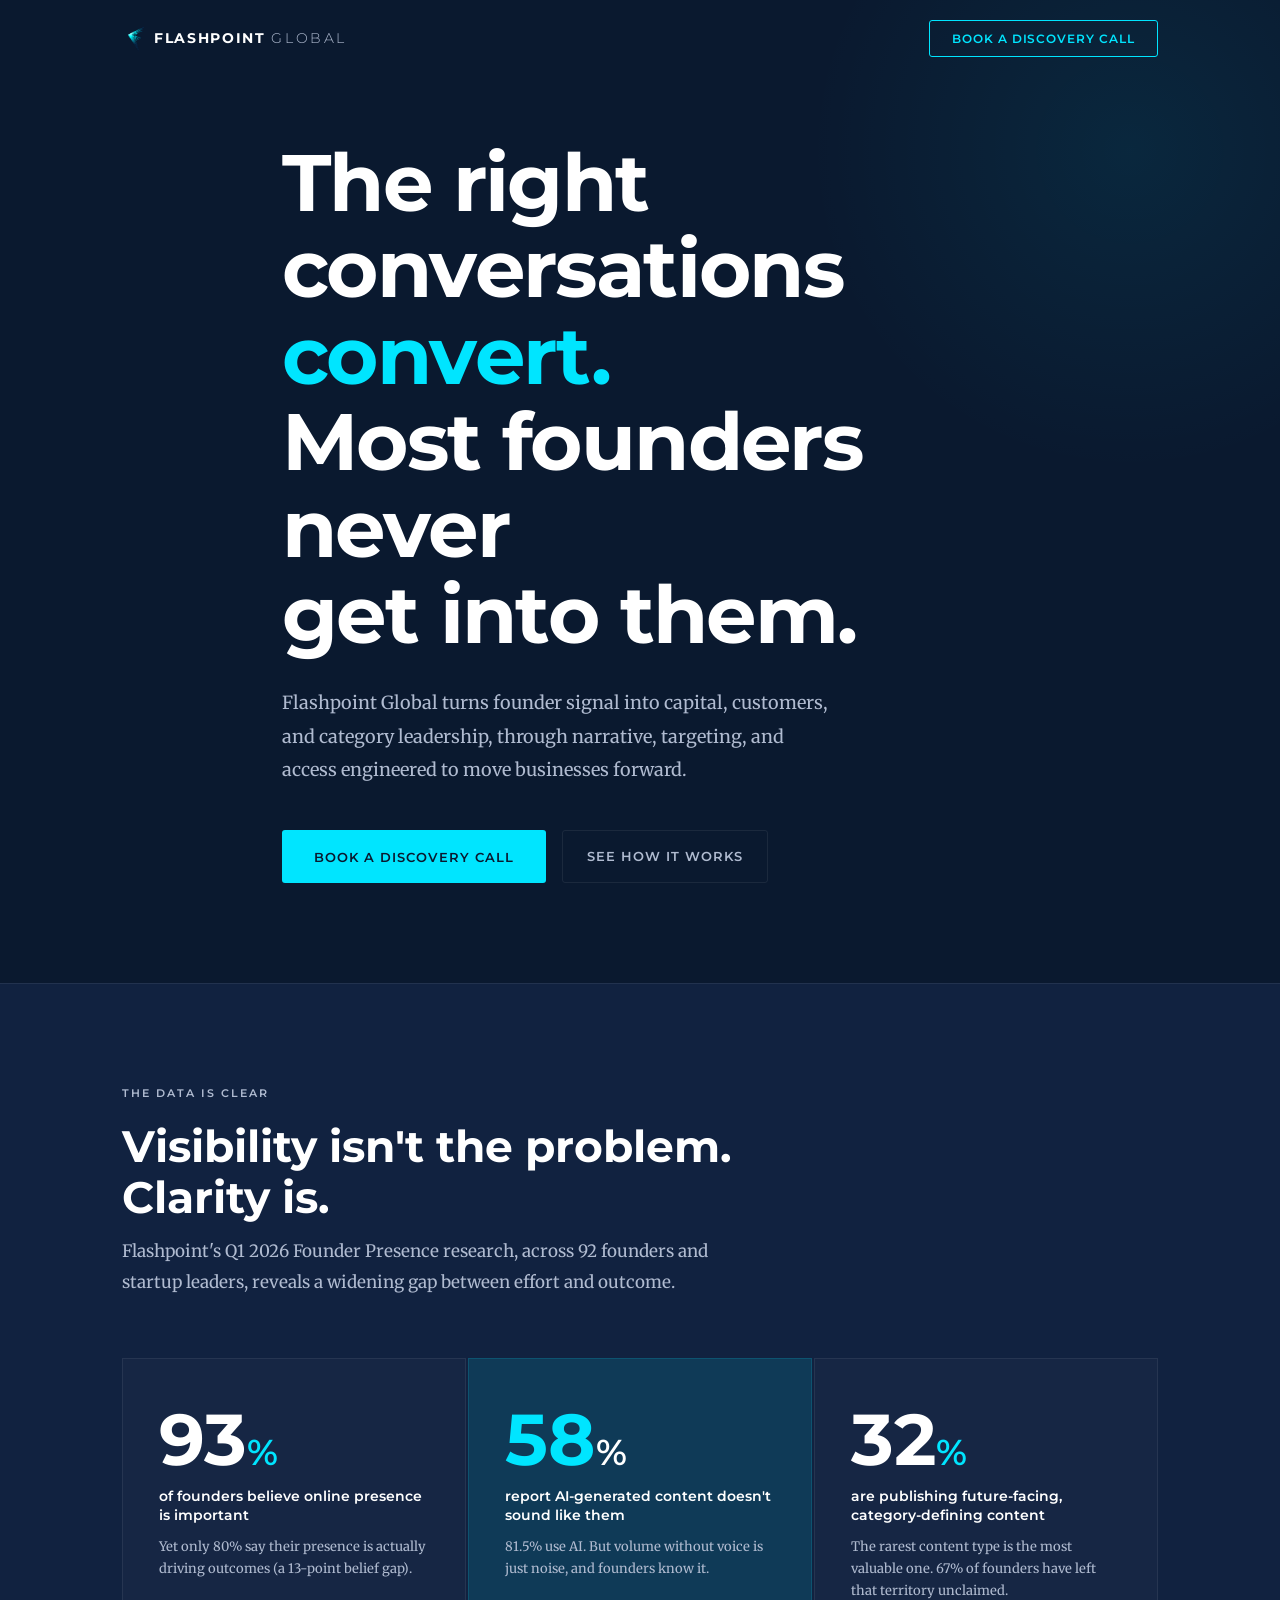
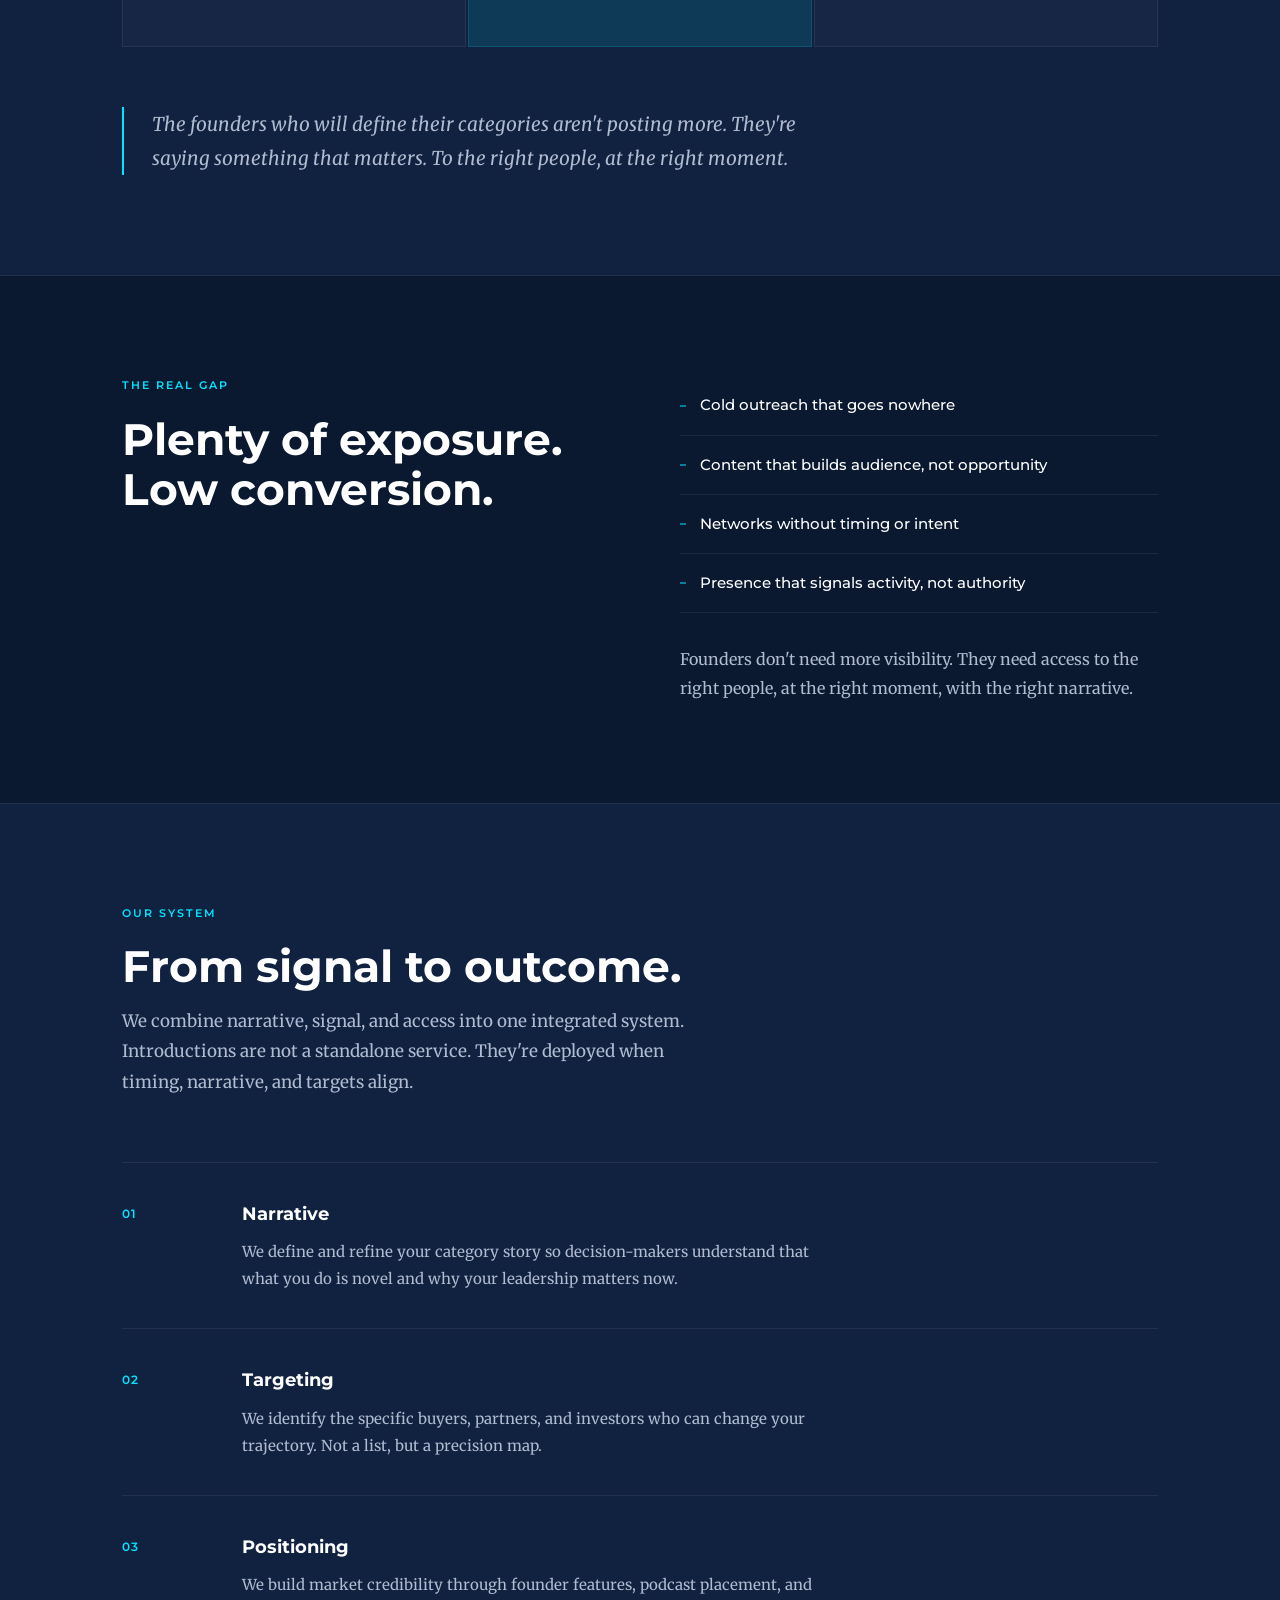
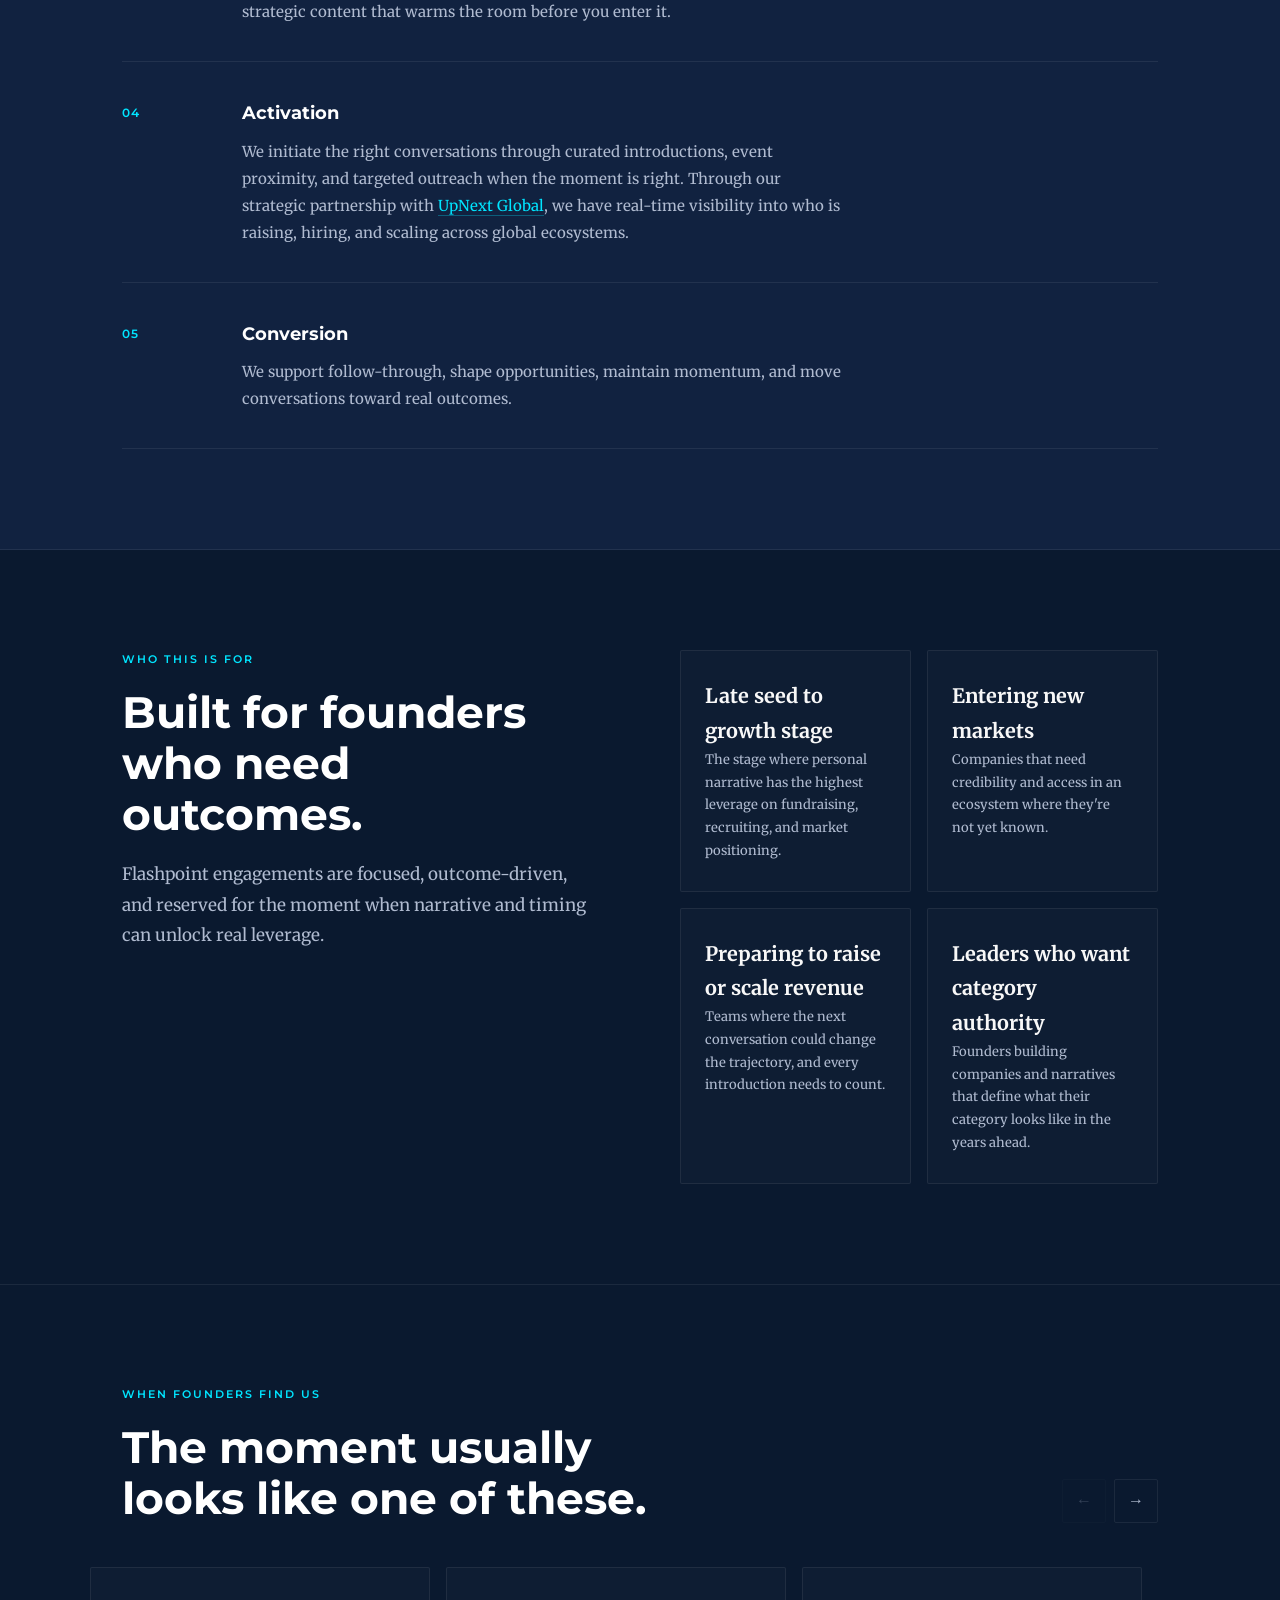
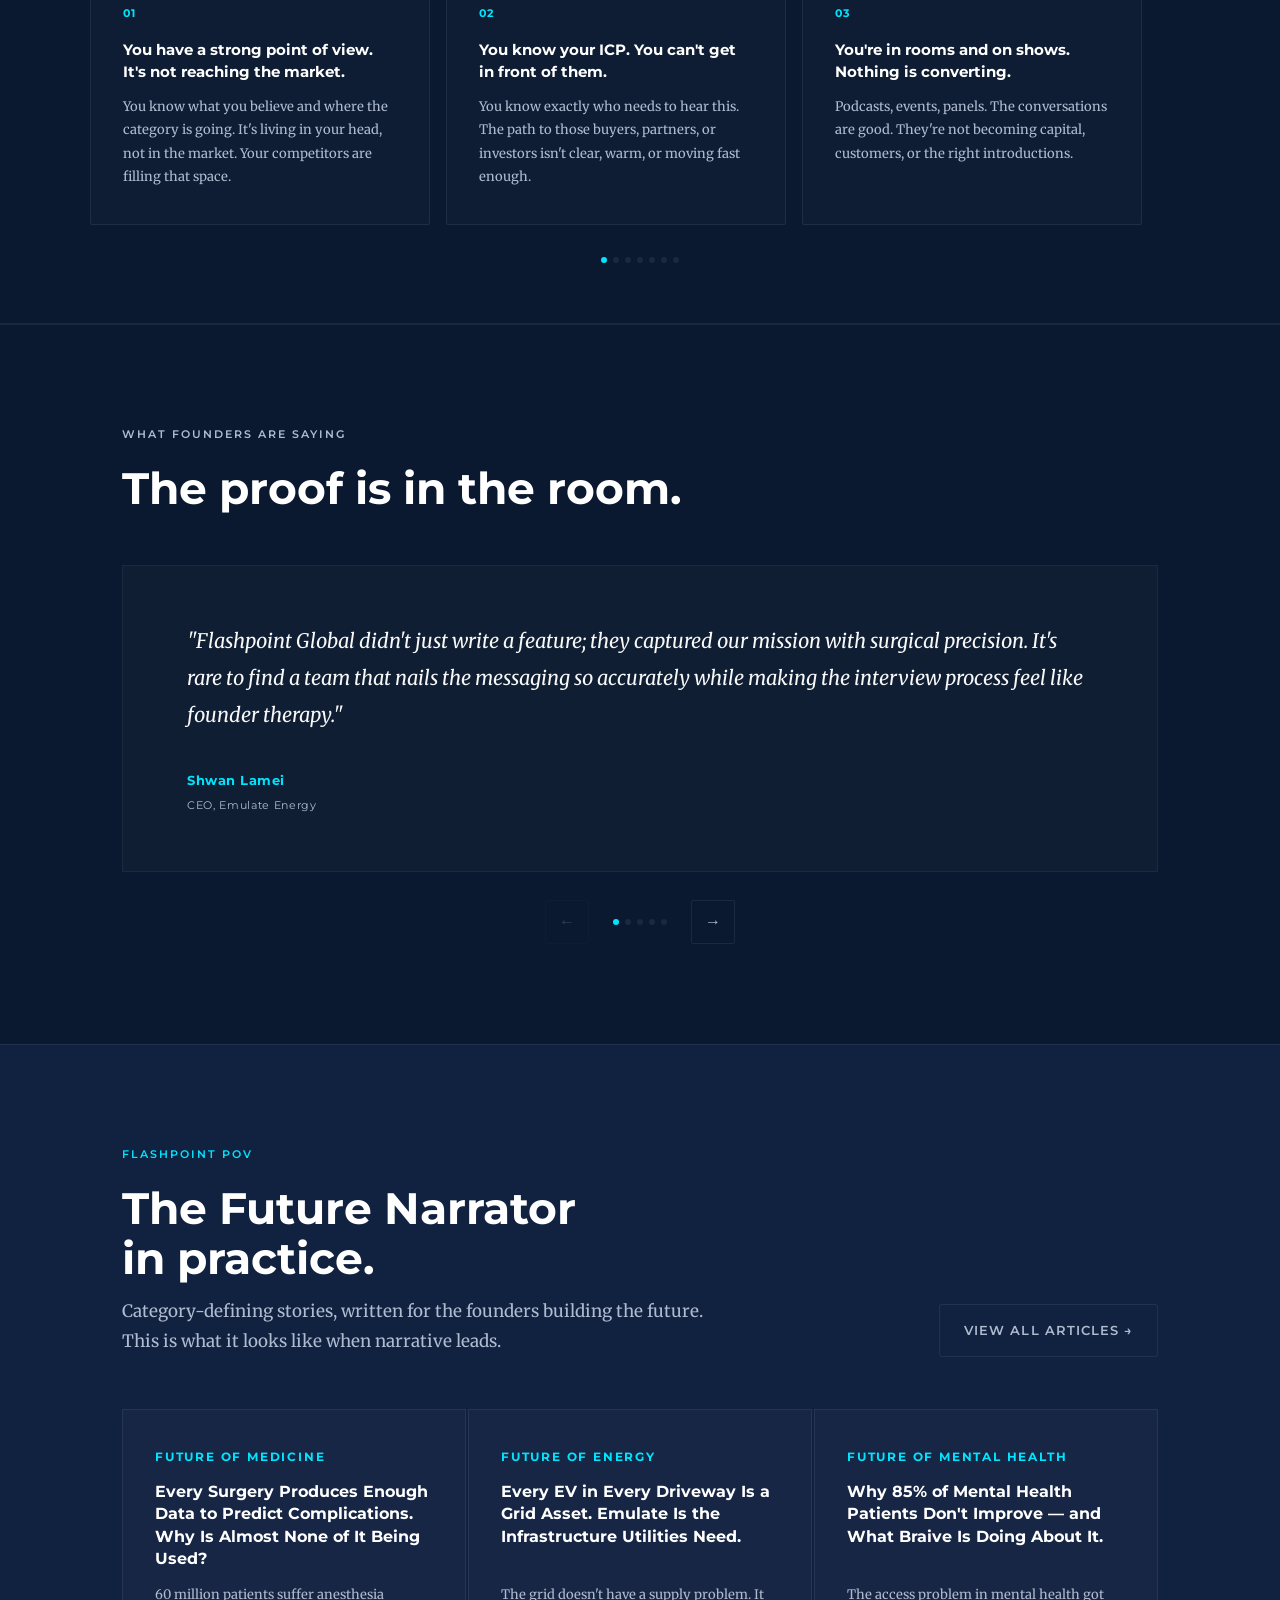
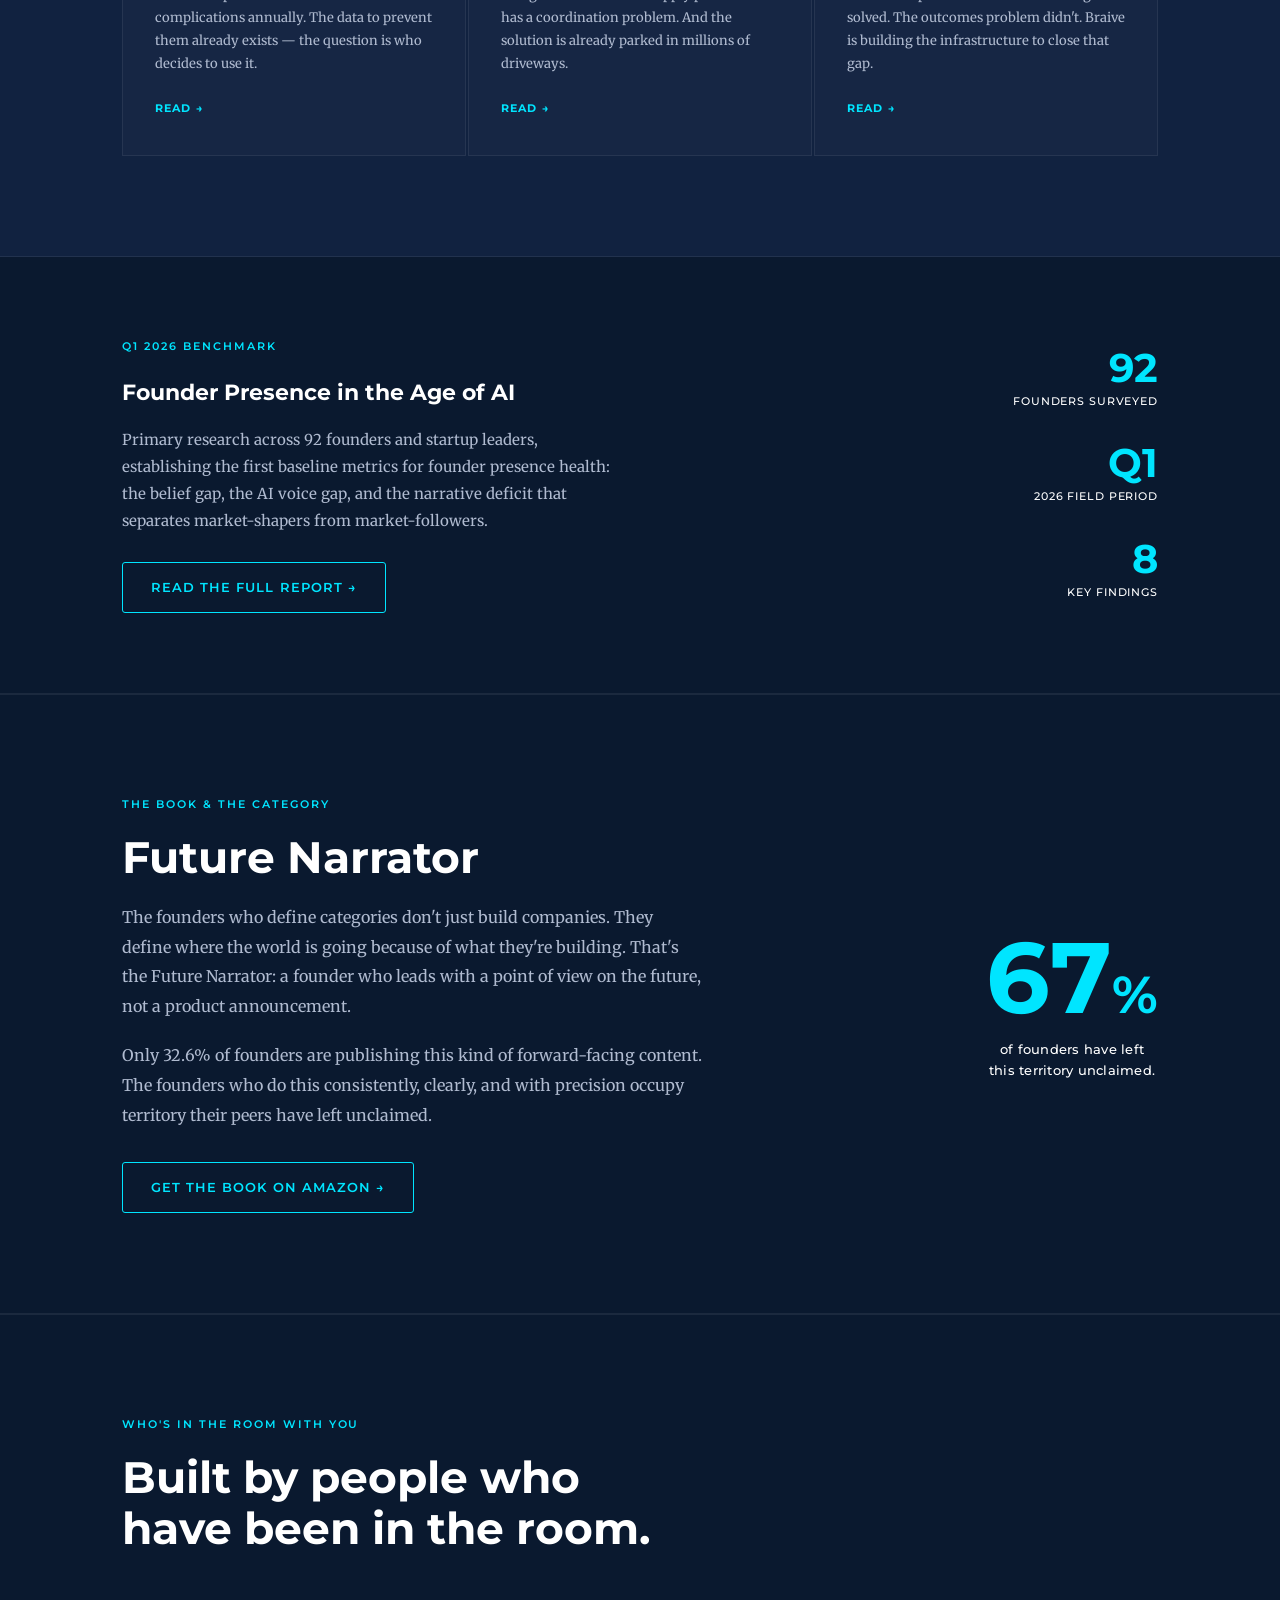
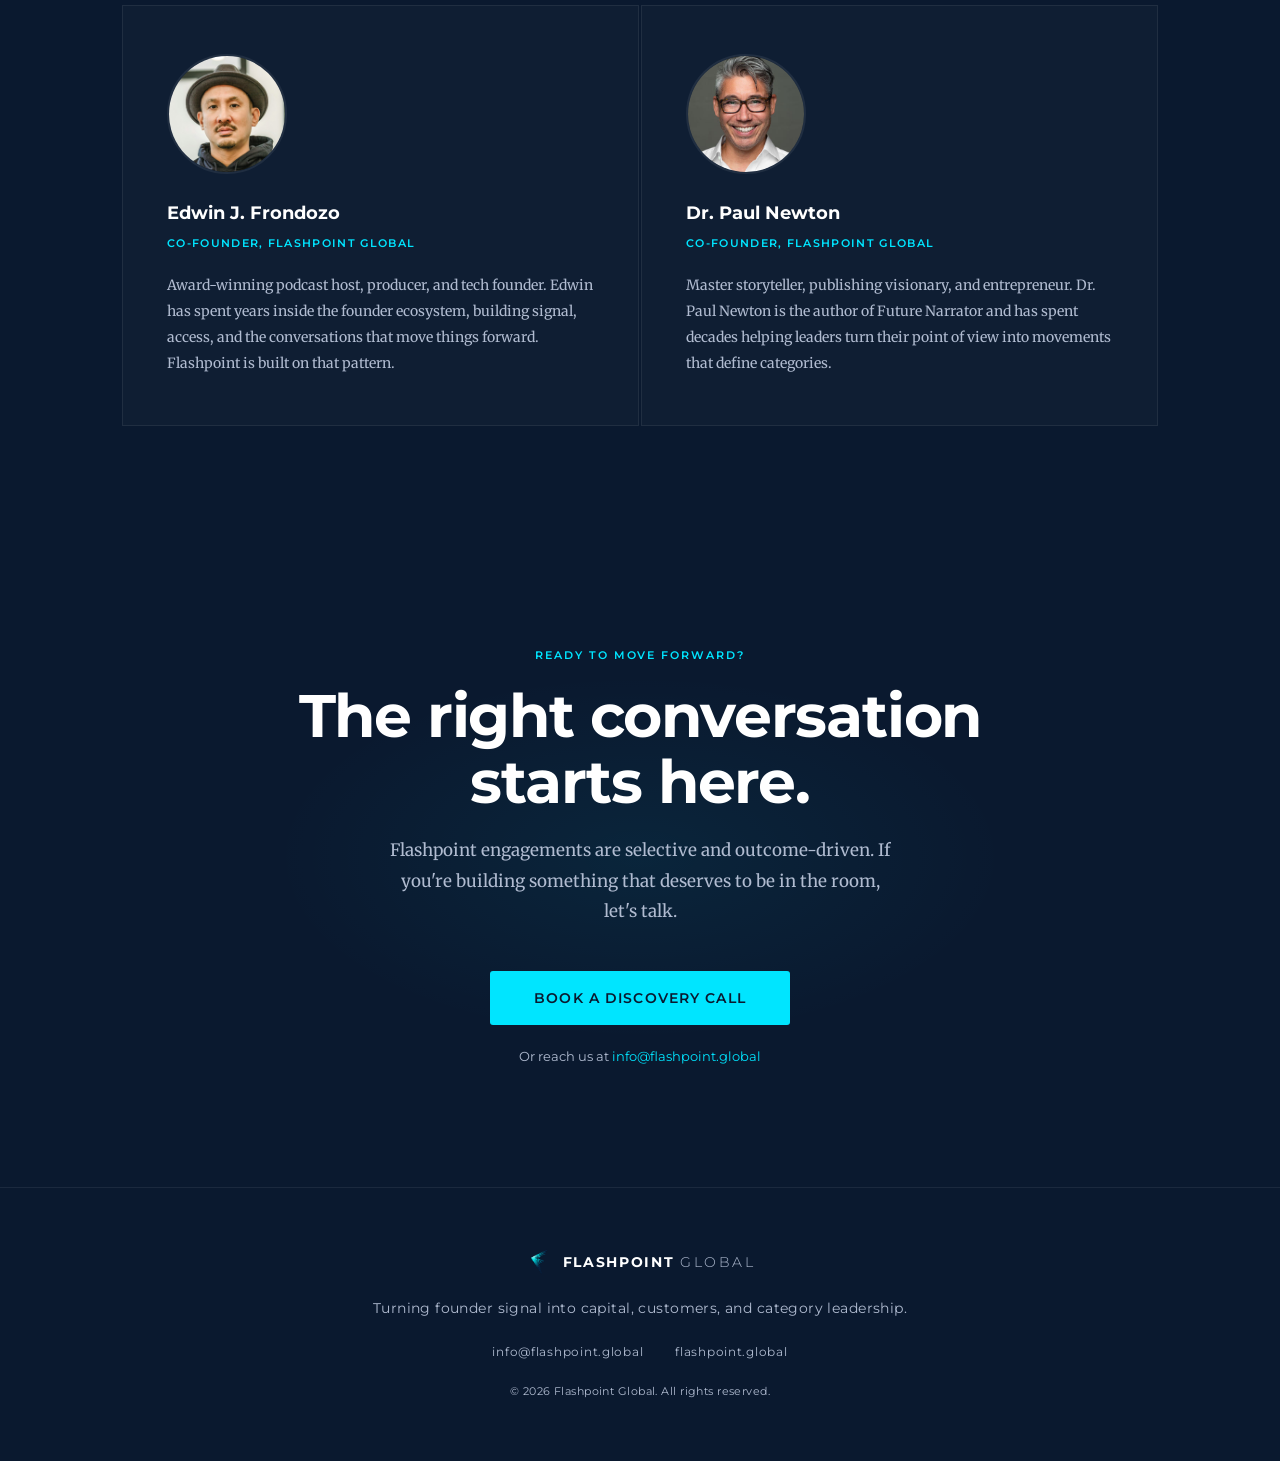
<file: index.html>
<!DOCTYPE html>
<html lang="en">
<head>
  <meta charset="UTF-8" />
  <meta name="viewport" content="width=device-width, initial-scale=1.0" />
  <title>Flashpoint Global — Turning Founder Signal Into Capital, Customers & Category Leadership</title>
  <meta name="description" content="Flashpoint Global engineers high-value conversations that move businesses forward. Narrative, targeting, and access — built for founders who need outcomes, not just exposure." />
  <link rel="preconnect" href="https://fonts.googleapis.com" />
  <link rel="preconnect" href="https://fonts.gstatic.com" crossorigin />
  <link href="https://fonts.googleapis.com/css2?family=Montserrat:wght@300;400;500;600;700&family=Merriweather:wght@300;400;700&display=swap" rel="stylesheet" />
  <link rel="icon" href="assets/favicon.ico" sizes="any" />
  <link rel="apple-touch-icon" href="assets/apple-touch-icon.png" />
  <link rel="stylesheet" href="css/style.css?v=8" />
</head>
<body>

  <a class="skip-link" href="#main">Skip to main content</a>

  <!-- NAV -->
  <nav class="nav" id="nav">
    <div class="nav__inner">
      <a href="/" class="nav__logo">
        <img src="assets/mark.png" alt="" class="nav__mark" aria-hidden="true" />
        <span class="nav__wordmark">Flashpoint <em>Global</em></span>
      </a>
      <div class="nav__right">
<button class="btn btn--outline btn--sm" data-tf-popup="WIQuGJMo" data-tf-iframe-props="title=Flashpoint Discovery Call" data-tf-medium="snippet">Book a Discovery Call</button>
      </div>
    </div>
  </nav>

  <main id="main">

  <!-- HERO -->
  <section class="hero">
    <div class="hero__bg-glow"></div>
    <div class="container hero__content">
      <h1 class="hero__headline hero-fade">
        The right conversations<br />
        <span class="accent">convert.</span><br />
        Most founders never<br />get into them.
      </h1>
      <p class="hero__sub hero-fade">
        Flashpoint Global turns founder signal into capital, customers, and category leadership, through narrative, targeting, and access engineered to move businesses forward.
      </p>
      <div class="hero__ctas hero-fade">
        <button class="btn btn--primary" data-tf-popup="WIQuGJMo" data-tf-iframe-props="title=Flashpoint Discovery Call" data-tf-medium="snippet">Book a Discovery Call</button>
        <a href="#how" class="btn btn--ghost">See how it works</a>
      </div>
    </div>
  </section>

  <!-- SIGNAL GAP — data from whitepaper woven into narrative -->
  <section class="signal-gap" id="signal">
    <div class="container">
      <p class="eyebrow eyebrow--light">The data is clear</p>
      <h2 class="section-title">Visibility isn't the problem.<br />Clarity is.</h2>
      <p class="section-intro">
        Flashpoint's Q1 2026 Founder Presence research, across 92 founders and startup leaders, reveals a widening gap between effort and outcome.
      </p>
      <div class="stats-grid">
        <div class="stat-card">
          <div class="stat-card__number">93<span class="stat-card__pct">%</span></div>
          <p class="stat-card__label">of founders believe online presence is important</p>
          <p class="stat-card__note">Yet only 80% say their presence is actually driving outcomes (a 13-point belief gap).</p>
        </div>
        <div class="stat-card stat-card--accent">
          <div class="stat-card__number">58<span class="stat-card__pct">%</span></div>
          <p class="stat-card__label">report AI-generated content doesn't sound like them</p>
          <p class="stat-card__note">81.5% use AI. But volume without voice is just noise, and founders know it.</p>
        </div>
        <div class="stat-card">
          <div class="stat-card__number">32<span class="stat-card__pct">%</span></div>
          <p class="stat-card__label">are publishing future-facing, category-defining content</p>
          <p class="stat-card__note">The rarest content type is the most valuable one. 67% of founders have left that territory unclaimed.</p>
        </div>
      </div>
      <p class="signal-gap__closer">
        The founders who will define their categories aren't posting more. They're saying something that matters. To the right people, at the right moment.
      </p>
    </div>
  </section>

  <!-- PROBLEM -->
  <section class="problem" id="problem">
    <div class="container problem__inner">
      <div class="problem__left">
        <p class="eyebrow">The real gap</p>
        <h2 class="section-title">Plenty of exposure.<br />Low conversion.</h2>
      </div>
      <div class="problem__right">
        <ul class="problem__list">
          <li>Cold outreach that goes nowhere</li>
          <li>Content that builds audience, not opportunity</li>
          <li>Networks without timing or intent</li>
          <li>Presence that signals activity, not authority</li>
        </ul>
        <p class="problem__close">
          Founders don't need more visibility. They need access to the right people, at the right moment, with the right narrative.
        </p>
      </div>
    </div>
  </section>

  <!-- HOW WE WORK -->
  <section class="how" id="how">
    <div class="container">
      <p class="eyebrow">Our system</p>
      <h2 class="section-title">From signal to outcome.</h2>
      <p class="section-intro">
        We combine narrative, signal, and access into one integrated system. Introductions are not a standalone service. They're deployed when timing, narrative, and targets align.
      </p>
      <div class="steps">
        <div class="step">
          <div class="step__num">01</div>
          <div class="step__content">
            <h3 class="step__title">Narrative</h3>
            <p class="step__body">We define and refine your category story so decision-makers understand that what you do is novel and why your leadership matters now.</p>
          </div>
        </div>
        <div class="step">
          <div class="step__num">02</div>
          <div class="step__content">
            <h3 class="step__title">Targeting</h3>
            <p class="step__body">We identify the specific buyers, partners, and investors who can change your trajectory. Not a list, but a precision map.</p>
          </div>
        </div>
        <div class="step">
          <div class="step__num">03</div>
          <div class="step__content">
            <h3 class="step__title">Positioning</h3>
            <p class="step__body">We build market credibility through founder features, podcast placement, and strategic content that warms the room before you enter it.</p>
          </div>
        </div>
        <div class="step">
          <div class="step__num">04</div>
          <div class="step__content">
            <h3 class="step__title">Activation</h3>
            <p class="step__body">We initiate the right conversations through curated introductions, event proximity, and targeted outreach when the moment is right. Through our strategic partnership with <a href="https://upnext.world" class="step__link" target="_blank" rel="noopener">UpNext Global<span class="sr-only"> (opens in new tab)</span></a>, we have real-time visibility into who is raising, hiring, and scaling across global ecosystems.</p>
          </div>
        </div>
        <div class="step">
          <div class="step__num">05</div>
          <div class="step__content">
            <h3 class="step__title">Conversion</h3>
            <p class="step__body">We support follow-through, shape opportunities, maintain momentum, and move conversations toward real outcomes.</p>
          </div>
        </div>
      </div>
    </div>
  </section>

  <!-- WHO IT'S FOR -->
  <section class="who" id="who">
    <div class="container who__inner">
      <div class="who__text">
        <p class="eyebrow">Who this is for</p>
        <h2 class="section-title">Built for founders<br />who need outcomes.</h2>
        <p class="section-intro">
          Flashpoint engagements are focused, outcome-driven, and reserved for the moment when narrative and timing can unlock real leverage.
        </p>
      </div>
      <div class="who__cards">
        <div class="who__card">
          <h3>Late seed to growth stage</h3>
          <p>The stage where personal narrative has the highest leverage on fundraising, recruiting, and market positioning.</p>
        </div>
        <div class="who__card">
          <h3>Entering new markets</h3>
          <p>Companies that need credibility and access in an ecosystem where they're not yet known.</p>
        </div>
        <div class="who__card">
          <h3>Preparing to raise or scale revenue</h3>
          <p>Teams where the next conversation could change the trajectory, and every introduction needs to count.</p>
        </div>
        <div class="who__card">
          <h3>Leaders who want category authority</h3>
          <p>Founders building companies and narratives that define what their category looks like in the years ahead.</p>
        </div>
      </div>
    </div>
  </section>

  <!-- MOMENTS OF LEVERAGE -->
  <section class="moments" id="moments">
    <div class="container moments__header">
      <div>
        <p class="eyebrow">When founders find us</p>
        <h2 class="section-title">The moment usually<br />looks like one of these.</h2>
      </div>
      <div class="moments__nav">
        <button class="moments__btn" id="moments-prev" aria-label="Previous">&#8592;</button>
        <button class="moments__btn" id="moments-next" aria-label="Next">&#8594;</button>
      </div>
    </div>
    <div class="container moments__track-wrap">
      <div class="moments__track" id="moments-track" tabindex="0" role="region" aria-label="Moments of leverage">

        <div class="moment">
          <span class="moment__marker">01</span>
          <h3 class="moment__title">You have a strong point of view. It's not reaching the market.</h3>
          <p class="moment__desc">You know what you believe and where the category is going. It's living in your head, not in the market. Your competitors are filling that space.</p>
        </div>

        <div class="moment">
          <span class="moment__marker">02</span>
          <h3 class="moment__title">You know your ICP. You can't get in front of them.</h3>
          <p class="moment__desc">You know exactly who needs to hear this. The path to those buyers, partners, or investors isn't clear, warm, or moving fast enough.</p>
        </div>

        <div class="moment">
          <span class="moment__marker">03</span>
          <h3 class="moment__title">You're in rooms and on shows. Nothing is converting.</h3>
          <p class="moment__desc">Podcasts, events, panels. The conversations are good. They're not becoming capital, customers, or the right introductions.</p>
        </div>

        <div class="moment">
          <span class="moment__marker">04</span>
          <h3 class="moment__title">You're heading into a raise.</h3>
          <p class="moment__desc">Your product is strong. Your narrative isn't tight. Investors are asking questions you don't have a clean answer to yet.</p>
        </div>

        <div class="moment">
          <span class="moment__marker">05</span>
          <h3 class="moment__title">You're writing a book.</h3>
          <p class="moment__desc">You have something to say. The book exists in isolation, disconnected from your category play, your fundraising narrative, and your market positioning.</p>
        </div>

        <div class="moment">
          <span class="moment__marker">06</span>
          <h3 class="moment__title">You're building community. It's not connected to capital.</h3>
          <p class="moment__desc">You have an audience and trust. There's no bridge between the community you're building and the investors, partners, or customers who should be in it.</p>
        </div>

        <div class="moment">
          <span class="moment__marker">07</span>
          <h3 class="moment__title">You're entering a new market.</h3>
          <p class="moment__desc">No one knows you here. You need credibility, context, and the right introductions before you can sell, raise, or hire.</p>
        </div>

      </div>
    </div>
    <div class="moments__dots" id="moments-dots"></div>
  </section>

  <!-- TESTIMONIALS -->
  <section class="testimonials" id="testimonials">
    <div class="container">
      <p class="eyebrow eyebrow--light">What founders are saying</p>
      <h2 class="section-title">The proof is in the room.</h2>
      <div class="testimonials__slider" id="testimonials-slider" aria-live="polite" aria-atomic="true" role="region" aria-label="Founder testimonials">

        <figure class="testimonial" data-index="0">
          <blockquote class="testimonial__quote">
            "Flashpoint Global didn't just write a feature; they captured our mission with surgical precision. It's rare to find a team that nails the messaging so accurately while making the interview process feel like founder therapy."
          </blockquote>
          <figcaption class="testimonial__attr">
            <span class="testimonial__name">Shwan Lamei</span>
            <span class="testimonial__role">CEO, Emulate Energy</span>
          </figcaption>
        </figure>

        <figure class="testimonial" data-index="1">
          <blockquote class="testimonial__quote">
            "This is genuinely my favorite piece ever written about our company. Flashpoint Global focuses on the human journey behind the tech, and the response from our network has been overwhelmingly positive."
          </blockquote>
          <figcaption class="testimonial__attr">
            <span class="testimonial__name">Andrea Demichelis</span>
            <span class="testimonial__role">Founder, Elliot for Water</span>
          </figcaption>
        </figure>

        <figure class="testimonial" data-index="2">
          <blockquote class="testimonial__quote">
            "The storytelling at Flashpoint Global is incredible. They portrayed exactly what I wanted to say in a way that feels both authentic and powerful. I'm incredibly proud to share this narrative with my investors and network."
          </blockquote>
          <figcaption class="testimonial__attr">
            <span class="testimonial__name">Aleisha Cerny</span>
            <span class="testimonial__role">Founder, Serenity Power</span>
          </figcaption>
        </figure>

        <figure class="testimonial" data-index="3">
          <blockquote class="testimonial__quote">
            "Flashpoint Global offers a brilliant and fresh way of presenting a founder's story. Their thoughtful approach moved beyond the standard corporate bio to create a narrative that is truly engaging and unique."
          </blockquote>
          <figcaption class="testimonial__attr">
            <span class="testimonial__name">Anders Teigland</span>
            <span class="testimonial__role">CEO, Tiotech</span>
          </figcaption>
        </figure>

        <figure class="testimonial" data-index="4">
          <blockquote class="testimonial__quote">
            "The traction our spotlight garnered was incredible. By focusing on the human element of our journey, the narrative created by Flashpoint Global really shone through and sparked meaningful conversations in our ecosystem."
          </blockquote>
          <figcaption class="testimonial__attr">
            <span class="testimonial__name">Jordan Goure</span>
            <span class="testimonial__role">Co-Founder, Picsume</span>
          </figcaption>
        </figure>

      </div>

      <div class="testimonials__controls">
        <button class="moments__btn" id="testimonials-prev" aria-label="Previous">&#8592;</button>
        <div class="testimonials__dots" id="testimonials-dots"></div>
        <button class="moments__btn" id="testimonials-next" aria-label="Next">&#8594;</button>
      </div>
    </div>
  </section>

  <!-- POV ARTICLES -->
  <section class="pov" id="pov">
    <div class="container">
      <div class="pov__header">
        <div>
          <p class="eyebrow">Flashpoint POV</p>
          <h2 class="section-title">The Future Narrator<br />in practice.</h2>
          <p class="section-intro">Category-defining stories, written for the founders building the future. This is what it looks like when narrative leads.</p>
        </div>
        <a href="https://upnext.world/tag/flashpoint-pov/" class="btn btn--ghost" target="_blank" rel="noopener">View all articles &rarr;<span class="sr-only"> (opens in new tab)</span></a>
      </div>
      <div class="pov__grid">
        <a class="pov__card" href="https://upnext.world/predictive-anesthesia-ai-surgery-safety/" target="_blank" rel="noopener" aria-label="Read: Every Surgery Produces Enough Data to Predict Complications (opens in new tab)">
          <p class="pov__card-label">Future of Medicine</p>
          <h3 class="pov__card-title">Every Surgery Produces Enough Data to Predict Complications. Why Is Almost None of It Being Used?</h3>
          <p class="pov__card-excerpt">60 million patients suffer anesthesia complications annually. The data to prevent them already exists — the question is who decides to use it.</p>
          <span class="pov__card-cta">Read &rarr;</span>
        </a>
        <a class="pov__card" href="https://upnext.world/ev-grid-asset-emulate-utility-infrastructure/" target="_blank" rel="noopener" aria-label="Read: Every EV in Every Driveway Is a Grid Asset (opens in new tab)">
          <p class="pov__card-label">Future of Energy</p>
          <h3 class="pov__card-title">Every EV in Every Driveway Is a Grid Asset. Emulate Is the Infrastructure Utilities Need.</h3>
          <p class="pov__card-excerpt">The grid doesn't have a supply problem. It has a coordination problem. And the solution is already parked in millions of driveways.</p>
          <span class="pov__card-cta">Read &rarr;</span>
        </a>
        <a class="pov__card" href="https://upnext.world/mental-health-outcomes-gap-braive-norway/" target="_blank" rel="noopener" aria-label="Read: Why 85% of Mental Health Patients Don't Improve (opens in new tab)">
          <p class="pov__card-label">Future of Mental Health</p>
          <h3 class="pov__card-title">Why 85% of Mental Health Patients Don't Improve — and What Braive Is Doing About It.</h3>
          <p class="pov__card-excerpt">The access problem in mental health got solved. The outcomes problem didn't. Braive is building the infrastructure to close that gap.</p>
          <span class="pov__card-cta">Read &rarr;</span>
        </a>
      </div>
    </div>
  </section>

  <!-- RESEARCH / WHITEPAPER (subtle, not hero) -->
  <section class="research" id="research">
    <div class="container research__inner">
      <div class="research__text">
        <p class="eyebrow">Q1 2026 Benchmark</p>
        <h3 class="research__title">Founder Presence in the Age of AI</h3>
        <p class="research__body">
          Primary research across 92 founders and startup leaders, establishing the first baseline metrics for founder presence health: the belief gap, the AI voice gap, and the narrative deficit that separates market-shapers from market-followers.
        </p>
        <a href="/founder-presence-report" class="btn btn--outline">Read the Full Report &rarr;</a>
      </div>
      <div class="research__stats">
        <div class="research__stat">
          <span class="research__stat-num">92</span>
          <span class="research__stat-label">Founders surveyed</span>
        </div>
        <div class="research__stat">
          <span class="research__stat-num">Q1</span>
          <span class="research__stat-label">2026 field period</span>
        </div>
        <div class="research__stat">
          <span class="research__stat-num">8</span>
          <span class="research__stat-label">Key findings</span>
        </div>
      </div>
    </div>
  </section>

  <!-- FUTURE NARRATOR -->
  <section class="future-narrator" id="future-narrator">
    <div class="container fn__inner">
      <div class="fn__text">
        <p class="eyebrow">The Book &amp; The Category</p>
        <h2 class="section-title">Future Narrator</h2>
<p class="fn__body">
          The founders who define categories don't just build companies. They define where the world is going because of what they're building. That's the Future Narrator: a founder who leads with a point of view on the future, not a product announcement.
        </p>
        <p class="fn__body">
          Only 32.6% of founders are publishing this kind of forward-facing content. The founders who do this consistently, clearly, and with precision occupy territory their peers have left unclaimed.
        </p>
        <a href="https://www.amazon.com/Future-Narrator-Transform-Leadership-Movement/dp/1990476155" class="btn btn--outline fn__book-link" target="_blank" rel="noopener">
          Get the Book on Amazon &rarr;<span class="sr-only"> (opens in new tab)</span>
        </a>
      </div>
      <div class="fn__stat">
        <div class="fn__big-num">67<span class="fn__pct">%</span></div>
        <p class="fn__stat-label">of founders have left<br />this territory unclaimed.</p>
      </div>
    </div>
  </section>

  <!-- TEAM -->
  <section class="team" id="team">
    <div class="container">
      <p class="eyebrow">Who's in the room with you</p>
      <h2 class="section-title">Built by people who<br />have been in the room.</h2>
      <div class="team__grid">

        <div class="team__card">
          <div class="team__photo-wrap">
            <img src="assets/team-edwin.jpg" alt="Edwin J. Frondozo" class="team__photo" />
          </div>
          <h3 class="team__name">Edwin J. Frondozo</h3>
          <p class="team__title">Co-Founder, Flashpoint Global</p>
          <p class="team__bio">Award-winning podcast host, producer, and tech founder. Edwin has spent years inside the founder ecosystem, building signal, access, and the conversations that move things forward. Flashpoint is built on that pattern.</p>
        </div>

        <div class="team__card">
          <div class="team__photo-wrap">
            <img src="assets/team-paul.jpg?v=2" alt="Dr. Paul Newton" class="team__photo" />
          </div>
          <h3 class="team__name">Dr. Paul Newton</h3>
          <p class="team__title">Co-Founder, Flashpoint Global</p>
          <p class="team__bio">Master storyteller, publishing visionary, and entrepreneur. Dr. Paul Newton is the author of Future Narrator and has spent decades helping leaders turn their point of view into movements that define categories.</p>
        </div>

      </div>
    </div>
  </section>

  <!-- CTA -->
  <section class="cta-section" id="contact">
    <div class="cta-section__glow"></div>
    <div class="container cta-section__inner">
      <p class="eyebrow">Ready to move forward?</p>
      <h2 class="cta-section__title">
        The right conversation<br />starts here.
      </h2>
      <p class="cta-section__body">
        Flashpoint engagements are selective and outcome-driven. If you're building something that deserves to be in the room, let's talk.
      </p>
      <button class="btn btn--primary btn--lg" data-tf-popup="WIQuGJMo" data-tf-iframe-props="title=Flashpoint Discovery Call" data-tf-medium="snippet">Book a Discovery Call</button>
      <p class="cta-section__sub">Or reach us at <a href="mailto:info@flashpoint.global" class="cta-section__email">info@flashpoint.global</a></p>
    </div>
  </section>

  </main><!-- /#main -->

  <!-- FOOTER -->
  <footer class="footer">
    <div class="container footer__inner">
      <div class="footer__brand">
        <img src="assets/mark.png" alt="" class="footer__mark" aria-hidden="true" />
        <span class="footer__wordmark">Flashpoint <em>Global</em></span>
      </div>
      <p class="footer__tagline">Turning founder signal into capital, customers, and category leadership.</p>
      <div class="footer__links">
        <a href="mailto:info@flashpoint.global">info@flashpoint.global</a>
        <a href="https://flashpoint.global">flashpoint.global</a>
      </div>
      <p class="footer__copy">© 2026 Flashpoint Global. All rights reserved.</p>
    </div>
  </footer>

  <!-- WhatsApp float -->
  <aside aria-label="WhatsApp contact">
  <a class="whatsapp-float"
     href="https://wa.me/14168340299?text=Hi%20Flashpoint%20Global%2C%20I%27d%20love%20to%20connect."
     target="_blank"
     rel="noopener noreferrer"
     aria-label="Chat with us on WhatsApp (opens in new tab)">
    <svg xmlns="http://www.w3.org/2000/svg" viewBox="0 0 24 24" aria-hidden="true" focusable="false">
      <path d="M17.472 14.382c-.297-.149-1.758-.867-2.03-.967-.273-.099-.471-.148-.67.15-.197.297-.767.966-.94 1.164-.173.199-.347.223-.644.075-.297-.15-1.255-.463-2.39-1.475-.883-.788-1.48-1.761-1.653-2.059-.173-.297-.018-.458.13-.606.134-.133.298-.347.446-.52.149-.174.198-.298.298-.497.099-.198.05-.371-.025-.52-.075-.149-.669-1.612-.916-2.207-.242-.579-.487-.5-.669-.51-.173-.008-.371-.01-.57-.01-.198 0-.52.074-.792.372-.272.297-1.04 1.016-1.04 2.479 0 1.462 1.065 2.875 1.213 3.074.149.198 2.096 3.2 5.077 4.487.709.306 1.262.489 1.694.625.712.227 1.36.195 1.871.118.571-.085 1.758-.719 2.006-1.413.248-.694.248-1.289.173-1.413-.074-.124-.272-.198-.57-.347m-5.421 7.403h-.004a9.87 9.87 0 01-5.031-1.378l-.361-.214-3.741.982.998-3.648-.235-.374a9.86 9.86 0 01-1.51-5.26c.001-5.45 4.436-9.884 9.888-9.884 2.64 0 5.122 1.03 6.988 2.898a9.825 9.825 0 012.893 6.994c-.003 5.45-4.437 9.884-9.885 9.884m8.413-18.297A11.815 11.815 0 0012.05 0C5.495 0 .16 5.335.157 11.892c0 2.096.547 4.142 1.588 5.945L.057 24l6.305-1.654a11.882 11.882 0 005.683 1.448h.005c6.554 0 11.89-5.335 11.893-11.893a11.821 11.821 0 00-3.48-8.413z"/>
    </svg>
  </a>
  </aside>

  <script src="js/main.js?v=7"></script>
  <script src="https://embed.typeform.com/next/embed.js"></script>
</body>
</html>
</file>
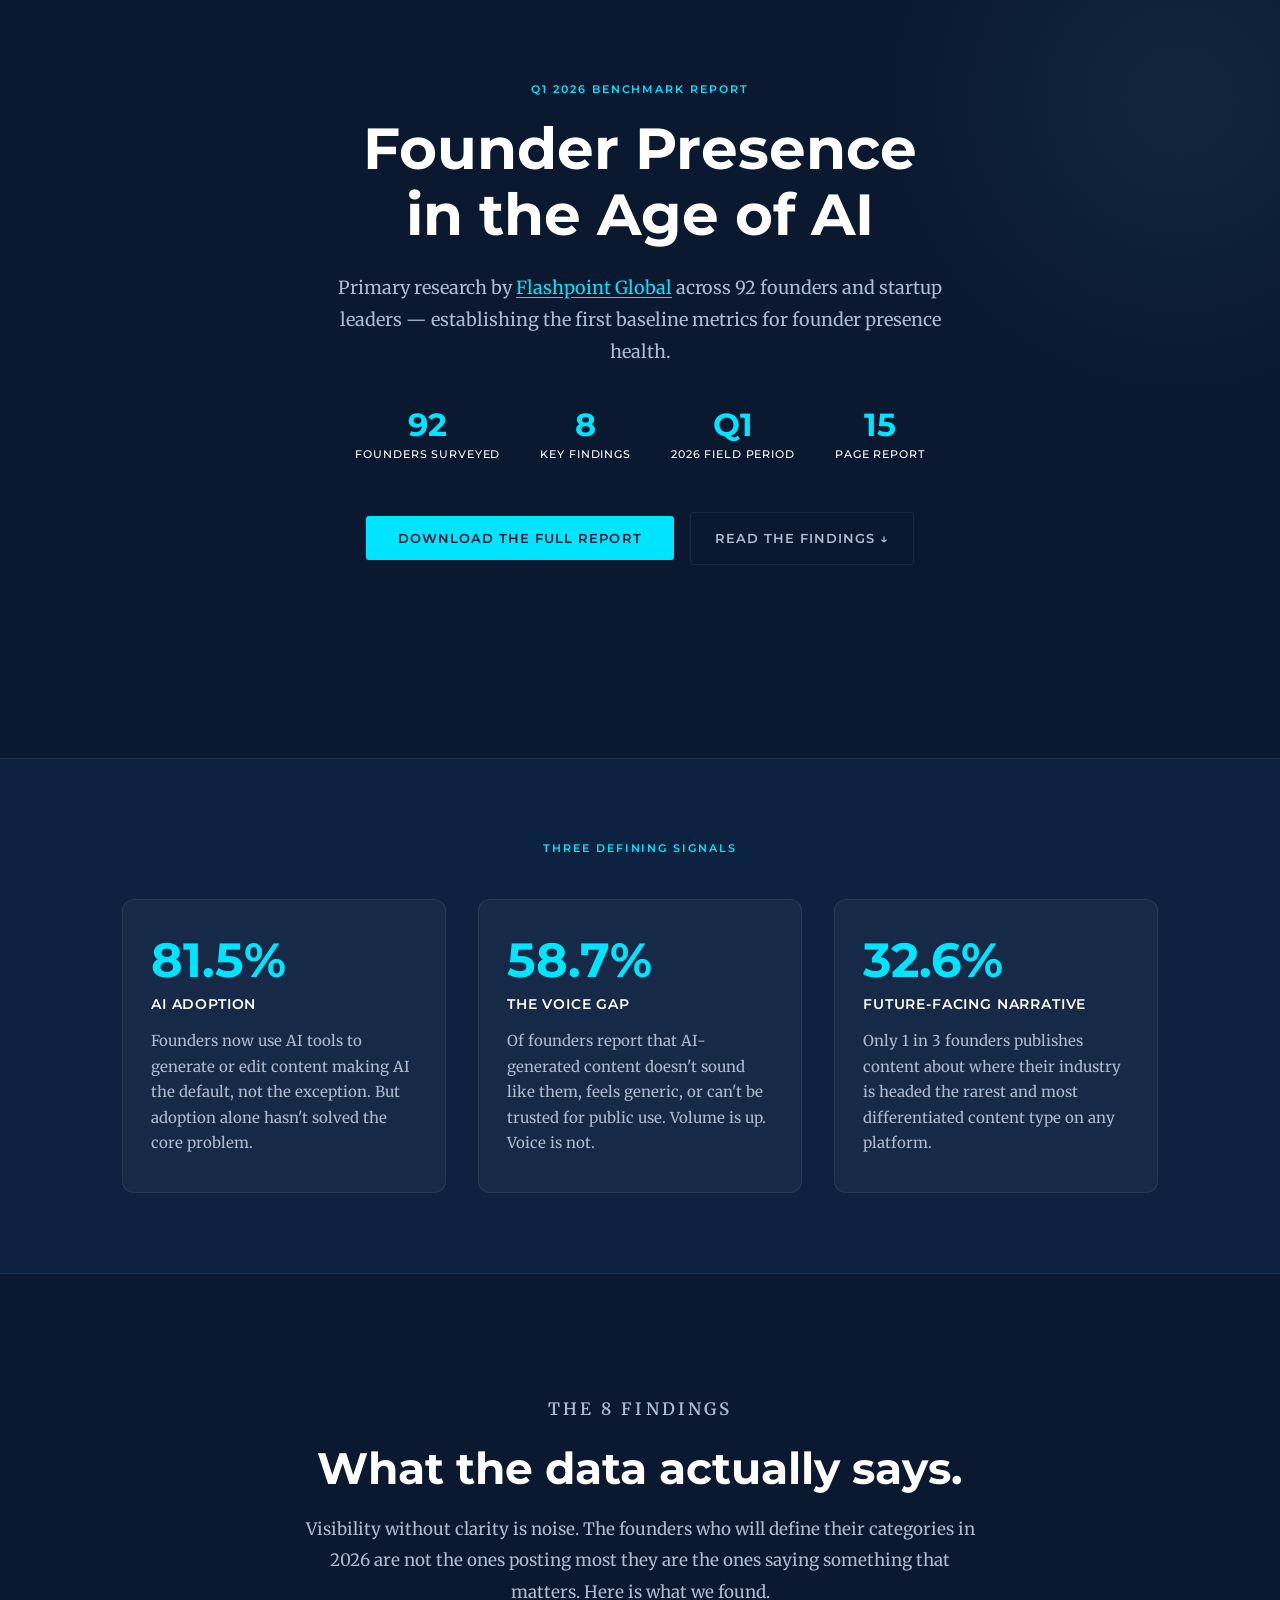
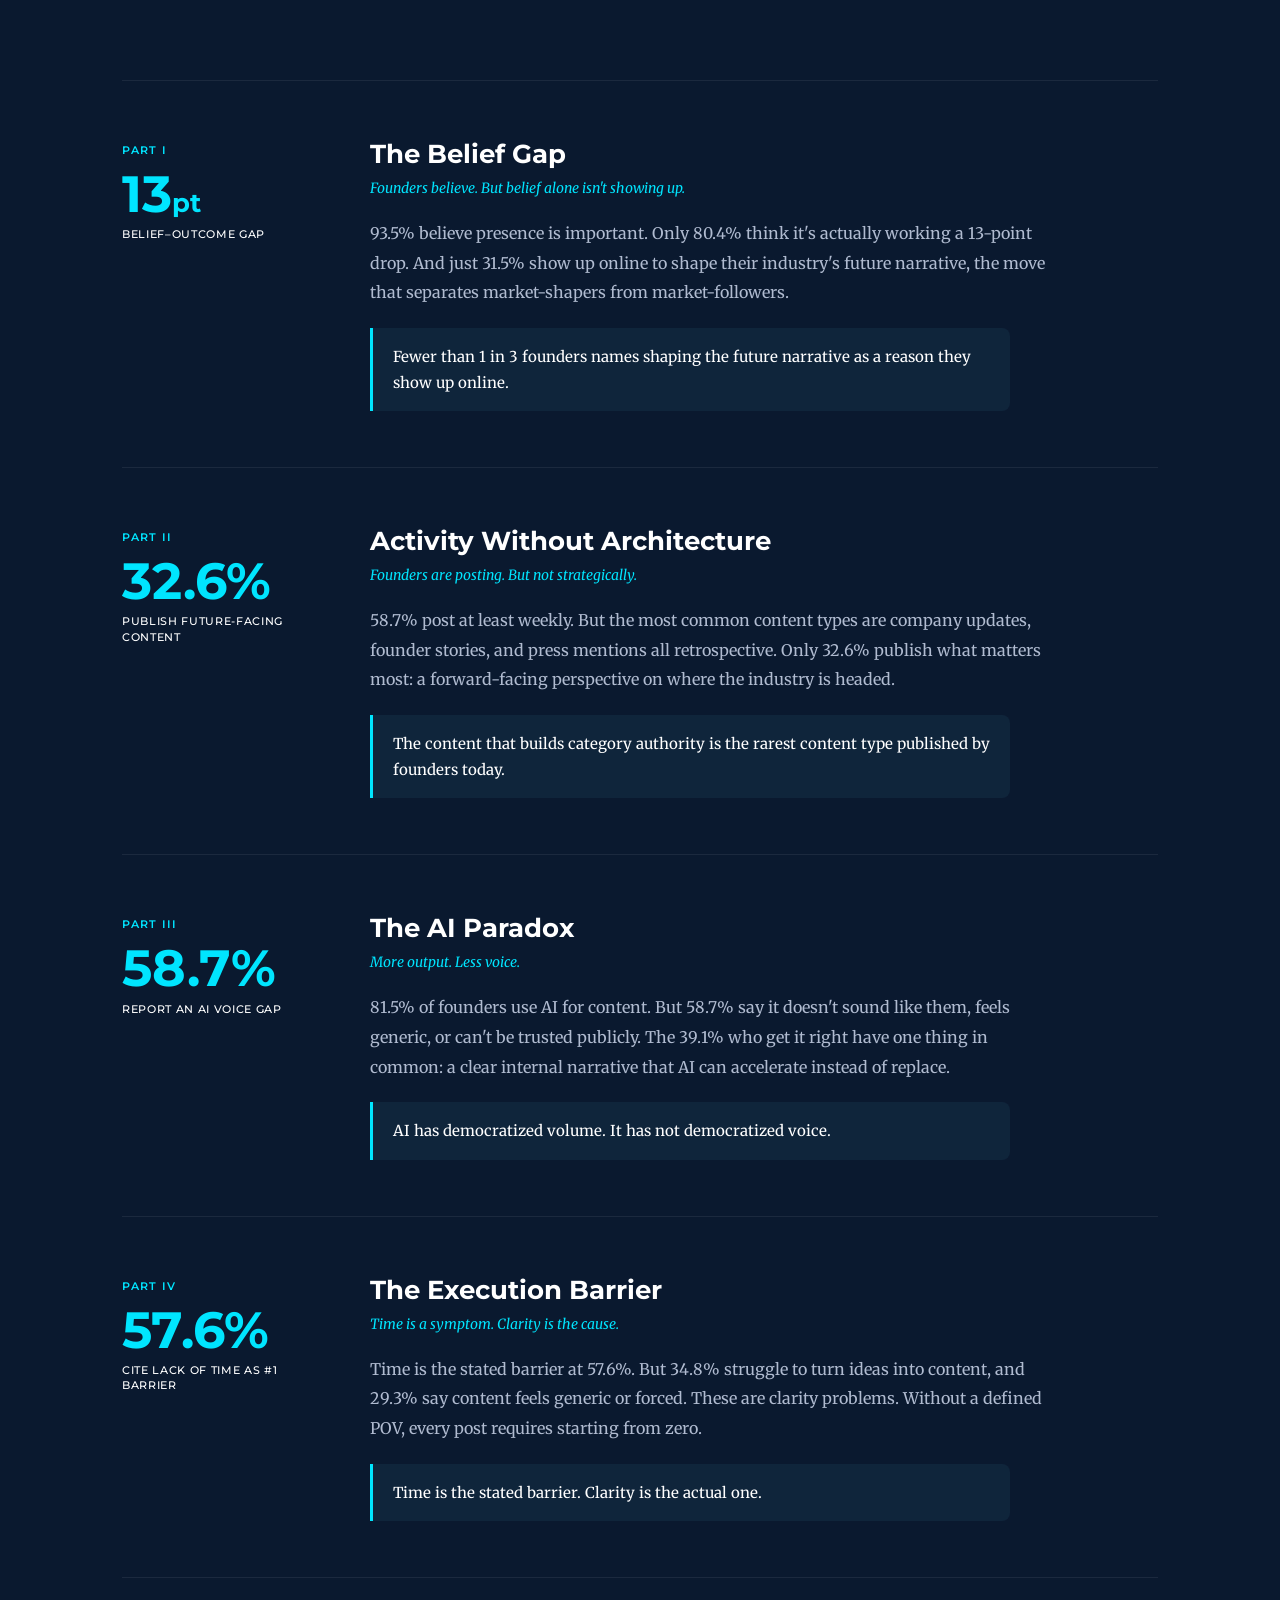
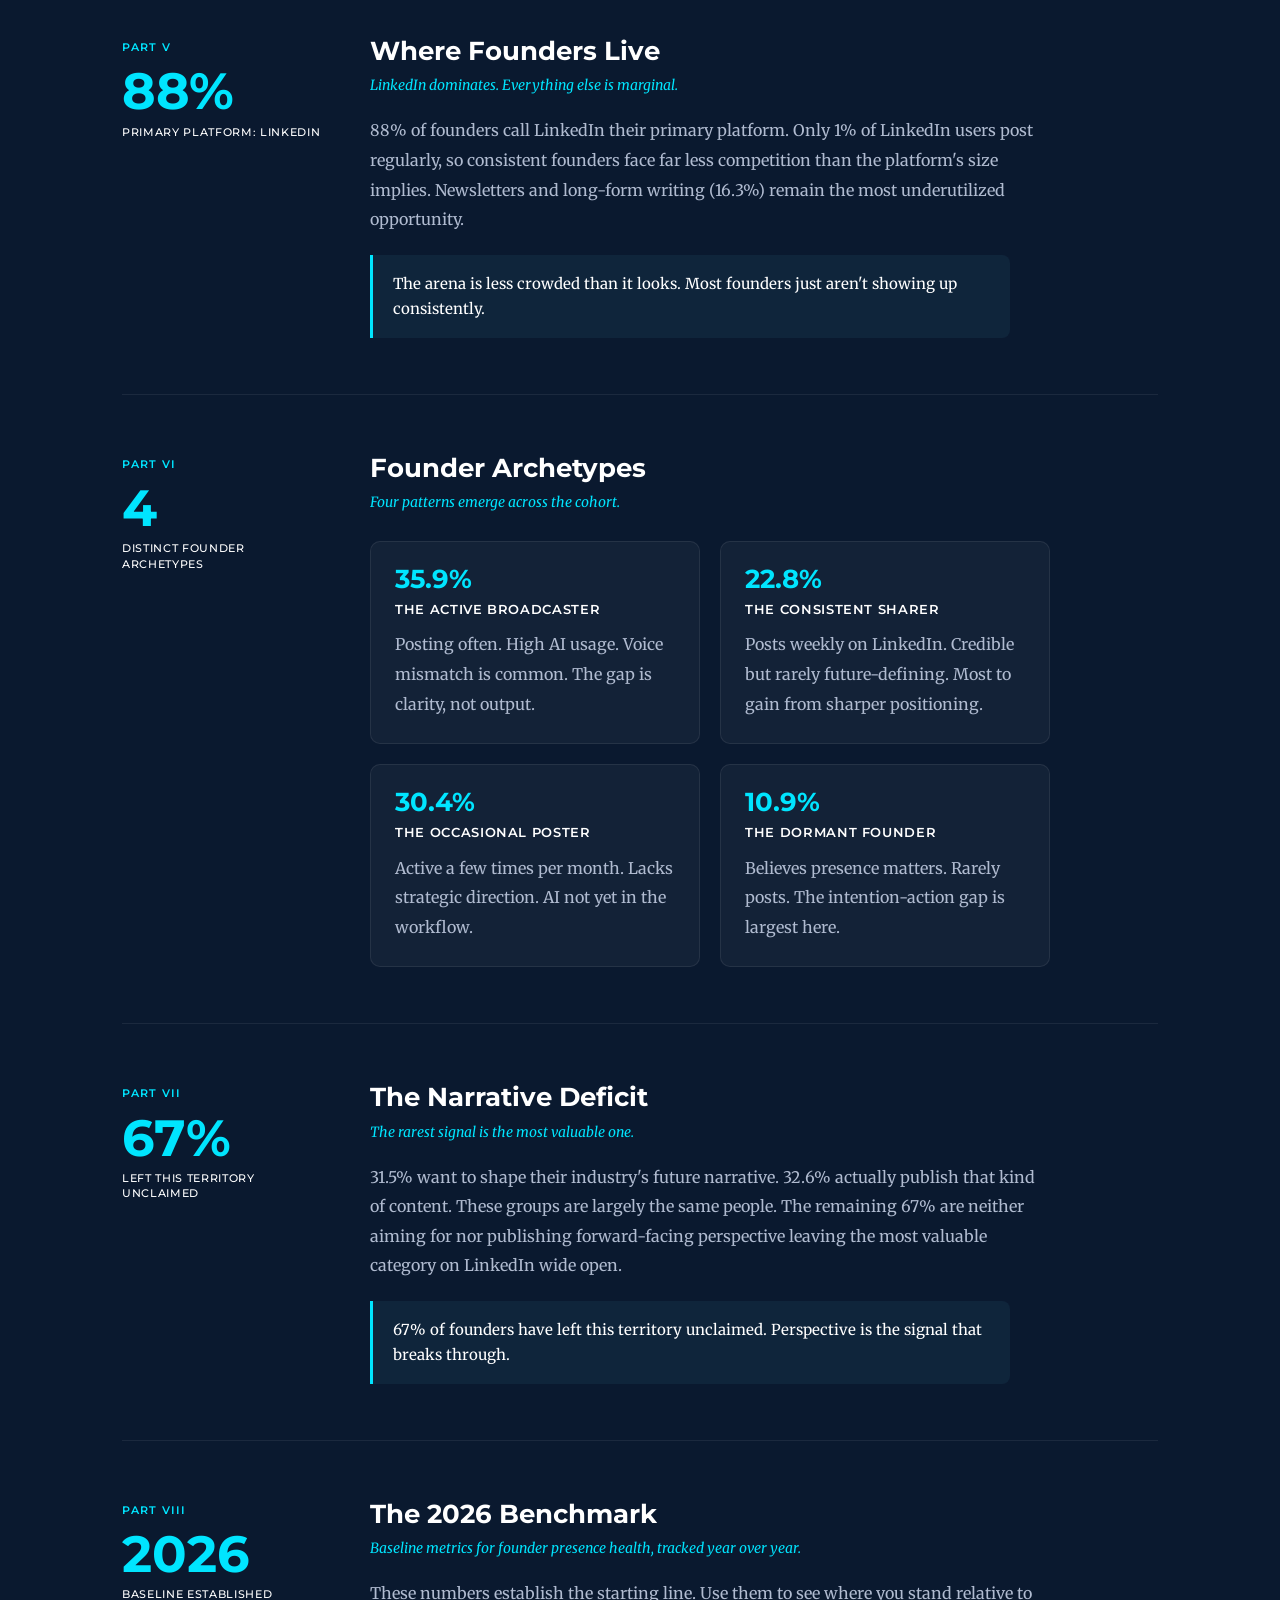
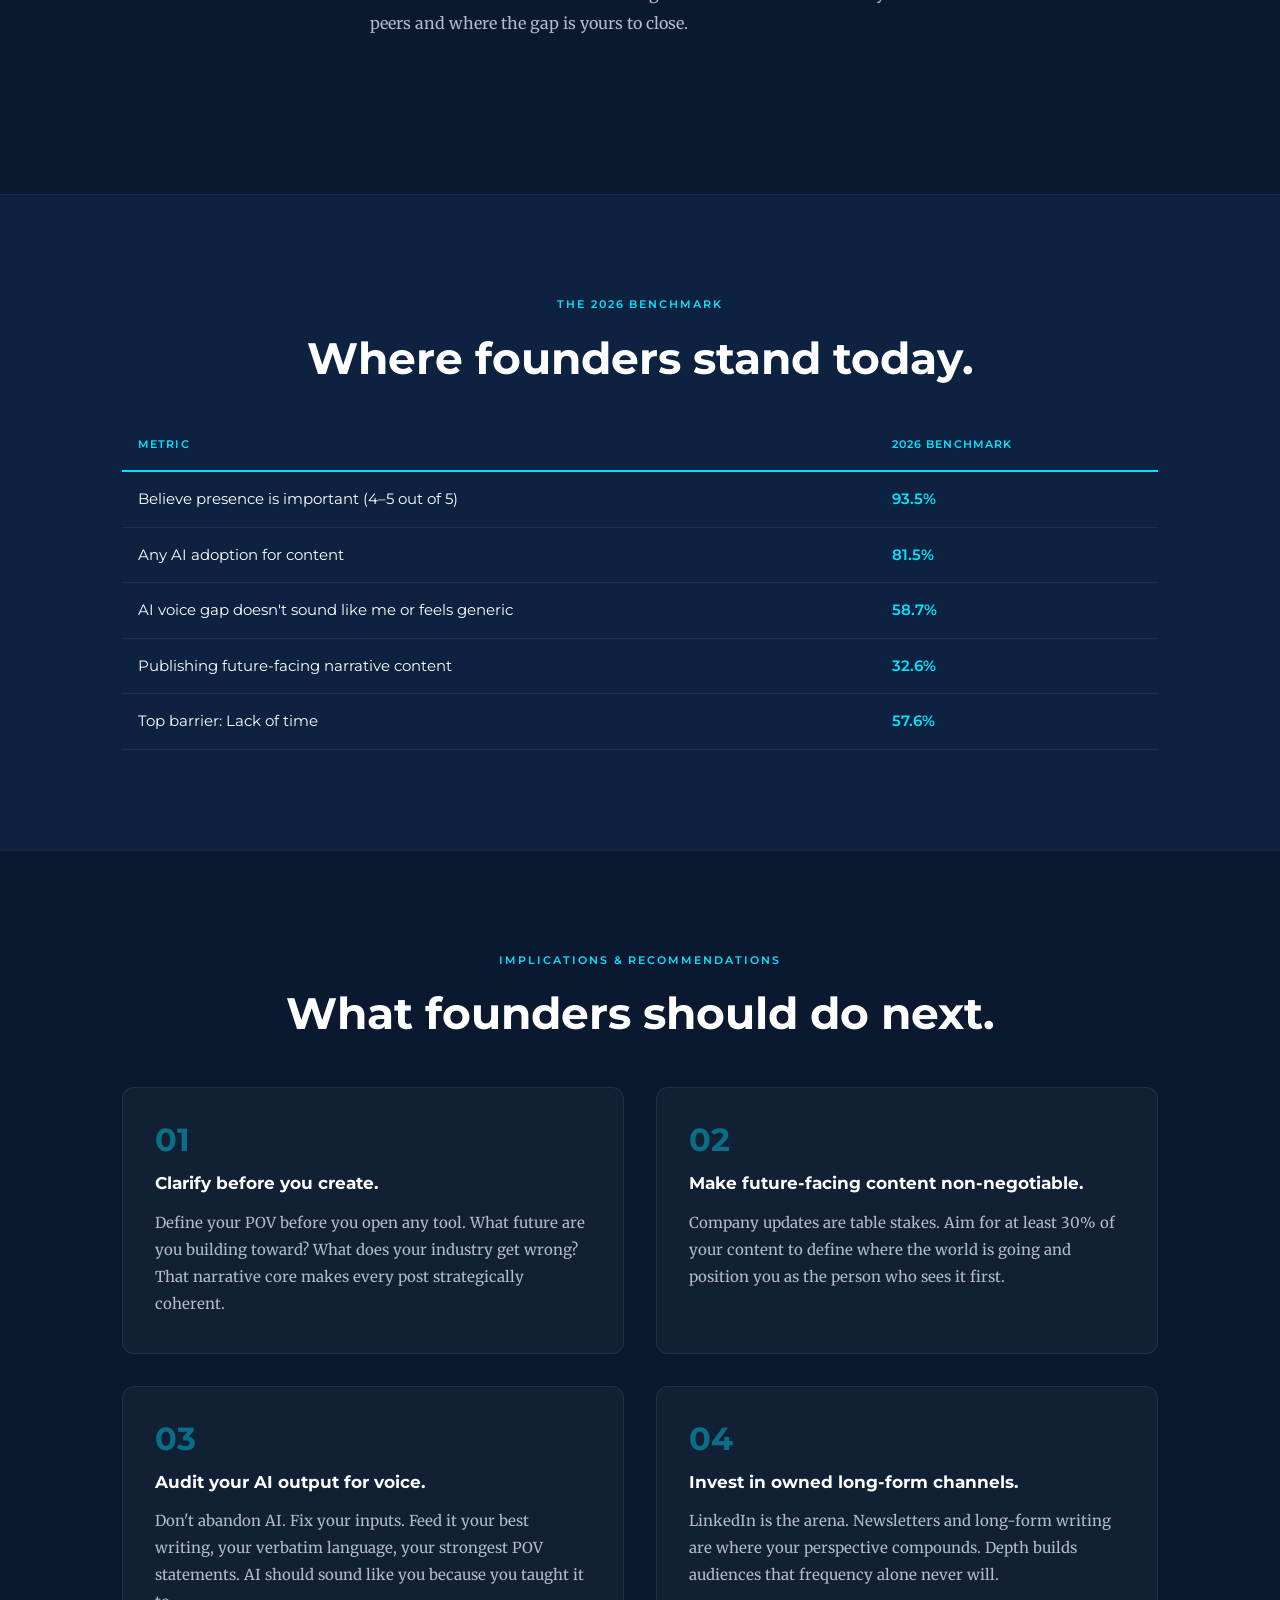
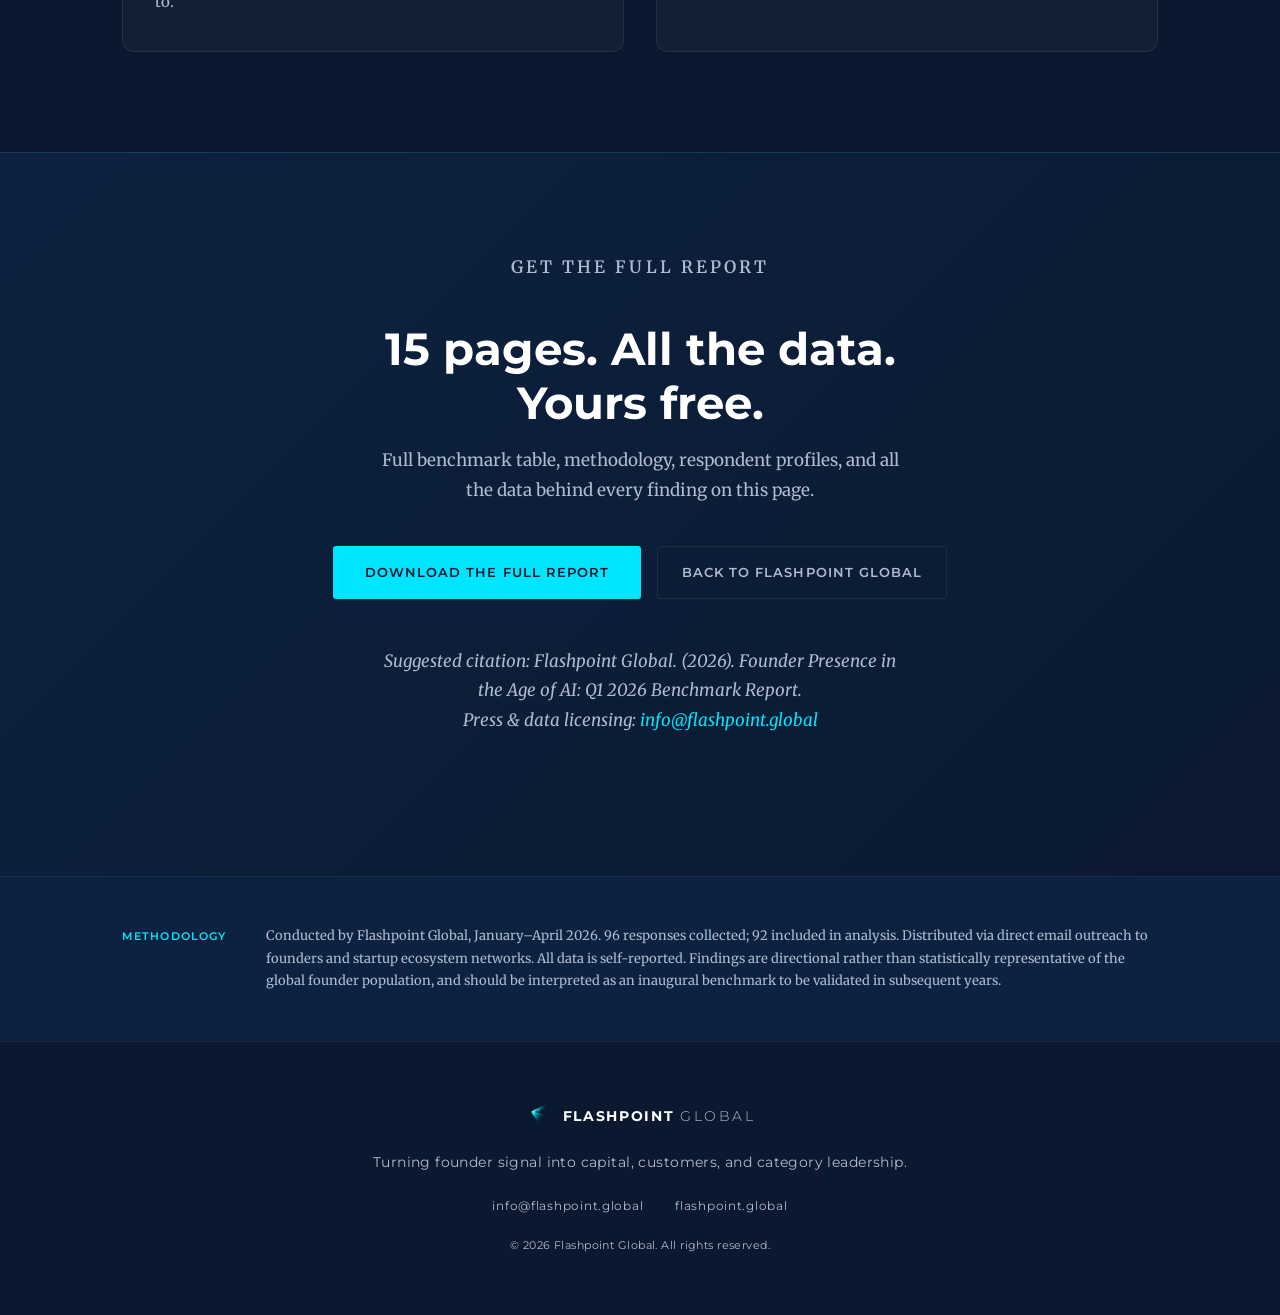
<file: founder-presence-report.html>
<!DOCTYPE html>
<html lang="en">
<head>
  <meta charset="UTF-8" />
  <meta name="viewport" content="width=device-width, initial-scale=1.0" />
  <title>Founder Presence in the Age of AI: Q1 2026 Benchmark Report | Flashpoint Global</title>
  <meta name="description" content="Primary research across 92 founders and startup leaders revealing the belief gap, AI voice gap, and narrative deficit shaping founder presence in 2026. Free to read. Full report available." />
  <meta property="og:title" content="Founder Presence in the Age of AI: Q1 2026 Benchmark Report" />
  <meta property="og:description" content="81.5% of founders use AI for content. 58.7% say it doesn't sound like them. Only 32.6% publish future-facing narrative. Read the full findings." />
  <meta property="og:type" content="article" />
  <meta property="og:url" content="https://flashpoint.global/founder-presence-report" />
  <link rel="preconnect" href="https://fonts.googleapis.com" />
  <link rel="preconnect" href="https://fonts.gstatic.com" crossorigin />
  <link href="https://fonts.googleapis.com/css2?family=Montserrat:wght@300;400;500;600;700&family=Merriweather:wght@300;400;700&display=swap" rel="stylesheet" />
  <link rel="icon" href="assets/favicon.ico" sizes="any" />
  <link rel="apple-touch-icon" href="assets/apple-touch-icon.png" />
  <link rel="stylesheet" href="css/style.css?v=8" />
  <style>
    /* ── Report page overrides & extensions ── */

    /* Hero */
    .report-hero {
      min-height: 80vh;
      display: flex;
      align-items: center;
      justify-content: center;
      text-align: center;
      background: var(--navy);
      position: relative;
      overflow: hidden;
      padding: 80px 0;
    }
    .report-hero::before {
      content: '';
      position: absolute;
      top: -200px; right: -200px;
      width: 600px; height: 600px;
      background: radial-gradient(circle, rgba(100,220,255,0.07) 0%, transparent 70%);
      pointer-events: none;
    }
    .report-hero .eyebrow { margin-bottom: 16px; }
    .report-hero h1 {
      font-family: var(--font-head);
      font-size: clamp(2.2rem, 5vw, 3.6rem);
      font-weight: 700;
      color: var(--white);
      line-height: 1.15;
      margin: 0 auto 24px;
    }

    /* Centre all section headings on this page */
    .signals__label,
    .findings__intro .eyebrow,
    .findings__intro .section-title,
    .findings__intro p,
    .benchmark .eyebrow,
    .benchmark .section-title,
    .recs .eyebrow,
    .recs .section-title,
    .report-cta .eyebrow {
      text-align: center;
    }
    .findings__intro p { margin-left: auto; margin-right: auto; }
    .report-hero__sub {
      font-family: var(--font-body);
      font-size: 18px;
      color: var(--slate-lt);
      line-height: 1.8;
      max-width: 640px;
      margin: 0 auto 40px;
    }
    .report-hero__meta {
      display: flex;
      gap: 40px;
      flex-wrap: wrap;
      justify-content: center;
      margin-bottom: 48px;
    }
    .report-hero__meta-item {
      display: flex;
      flex-direction: column;
      gap: 4px;
    }
    .report-hero__meta-num {
      font-family: var(--font-head);
      font-size: 2rem;
      font-weight: 700;
      color: var(--cyan);
      line-height: 1;
    }
    .report-hero__meta-label {
      font-family: var(--font-head);
      font-size: 11px;
      font-weight: 500;
      letter-spacing: 0.08em;
      text-transform: uppercase;
      color: var(--white);
    }
    .report-hero__ctas {
      display: flex;
      gap: 16px;
      flex-wrap: wrap;
      align-items: center;
      justify-content: center;
    }
    .report-hero__inner {
      display: grid;
      grid-template-columns: 1fr 400px;
      gap: 80px;
      align-items: center;
    }
    .report-hero__signals {
      display: flex;
      flex-direction: column;
      gap: 20px;
    }
    .report-hero__signal-card {
      background: rgba(255,255,255,0.04);
      border: 1px solid rgba(255,255,255,0.08);
      border-radius: 12px;
      padding: 24px 28px;
      display: flex;
      align-items: baseline;
      gap: 20px;
    }
    .report-hero__signal-num {
      font-family: var(--font-head);
      font-size: 2rem;
      font-weight: 700;
      color: var(--cyan);
      line-height: 1;
      flex-shrink: 0;
      min-width: 80px;
    }
    .report-hero__signal-text {
      font-family: var(--font-body);
      font-size: 14px;
      color: var(--slate-lt);
      line-height: 1.6;
    }
    .report-hero__signal-text strong {
      display: block;
      font-family: var(--font-head);
      font-size: 11px;
      font-weight: 600;
      letter-spacing: 0.07em;
      text-transform: uppercase;
      color: var(--white);
      margin-bottom: 4px;
    }

    /* Scroll indicator */
    .scroll-indicator {
      display: flex;
      flex-direction: column;
      align-items: center;
      gap: 8px;
      margin-top: 48px;
      opacity: 1;
      transition: opacity 0.4s ease;
    }
    .scroll-indicator.hidden { opacity: 0; pointer-events: none; }
    .scroll-indicator__line {
      width: 1px;
      height: 40px;
      background: linear-gradient(to bottom, transparent, var(--cyan));
      animation: scrollPulse 1.8s ease-in-out infinite;
    }
    .scroll-indicator__label {
      font-family: var(--font-head);
      font-size: 10px;
      font-weight: 500;
      letter-spacing: 0.12em;
      text-transform: uppercase;
      color: var(--slate-lt);
    }
    @keyframes scrollPulse {
      0%, 100% { opacity: 0.3; transform: scaleY(0.8); }
      50% { opacity: 1; transform: scaleY(1); }
    }

    /* ── Scroll-triggered fade-up ── */
    .reveal {
      opacity: 0;
      transform: translateY(16px);
      transition: opacity 0.6s ease, transform 0.6s ease;
    }
    .reveal.visible {
      opacity: 1;
      transform: translateY(0);
    }

    /* ── Hero load animations ── */
    .hero-fade {
      opacity: 0;
      animation: heroFadeIn 0.7s ease forwards;
    }
    .hero-fade:nth-child(1) { animation-delay: 0.1s; }
    .hero-fade:nth-child(2) { animation-delay: 0.25s; }
    .hero-fade:nth-child(3) { animation-delay: 0.4s; }
    .hero-fade:nth-child(4) { animation-delay: 0.55s; }
    .hero-fade:nth-child(5) { animation-delay: 0.7s; }
    .report-hero__signals .report-hero__signal-card:nth-child(1) {
      opacity: 0; animation: heroFadeIn 0.7s ease 0.35s forwards;
    }
    .report-hero__signals .report-hero__signal-card:nth-child(2) {
      opacity: 0; animation: heroFadeIn 0.7s ease 0.5s forwards;
    }
    .report-hero__signals .report-hero__signal-card:nth-child(3) {
      opacity: 0; animation: heroFadeIn 0.7s ease 0.65s forwards;
    }
    @keyframes heroFadeIn {
      to { opacity: 1; }
    }

    /* Responsive */
    @media (max-width: 1024px) {
      .report-hero__inner { grid-template-columns: 1fr; gap: 48px; }
      .report-hero__signals { flex-direction: row; flex-wrap: wrap; }
      .report-hero__signal-card { flex: 1; min-width: 200px; }
    }

    /* Signals */
    .signals {
      background: var(--navy-mid);
      padding: 80px 0;
      border-top: 1px solid rgba(255,255,255,0.06);
      border-bottom: 1px solid rgba(255,255,255,0.06);
    }
    .signals__label {
      font-family: var(--font-head);
      font-size: 11px;
      font-weight: 600;
      letter-spacing: 0.1em;
      text-transform: uppercase;
      color: var(--cyan);
      margin-bottom: 40px;
    }
    .signals__grid {
      display: grid;
      grid-template-columns: repeat(3, 1fr);
      gap: 32px;
    }
    .signal-card {
      background: rgba(255,255,255,0.04);
      border: 1px solid rgba(255,255,255,0.08);
      border-radius: 12px;
      padding: 36px 28px;
    }
    .signal-card__num {
      font-family: var(--font-head);
      font-size: 3rem;
      font-weight: 700;
      color: var(--cyan);
      line-height: 1;
      margin-bottom: 8px;
    }
    .signal-card__title {
      font-family: var(--font-head);
      font-size: 14px;
      font-weight: 600;
      color: var(--white);
      text-transform: uppercase;
      letter-spacing: 0.06em;
      margin-bottom: 12px;
    }
    .signal-card__body {
      font-family: var(--font-body);
      font-size: 15px;
      color: var(--slate-lt);
      line-height: 1.7;
    }

    /* Findings */
    .findings {
      padding: 100px 0;
      background: var(--navy);
    }
    .findings__intro {
      margin-bottom: 72px;
    }
    .findings__intro p {
      font-family: var(--font-body);
      font-size: 17px;
      color: var(--slate-lt);
      line-height: 1.85;
      max-width: 680px;
      margin-top: 20px;
    }
    .finding {
      display: grid;
      grid-template-columns: 200px 1fr;
      gap: 48px;
      padding: 56px 0;
      border-top: 1px solid rgba(255,255,255,0.07);
      align-items: start;
    }
    .finding__left {
      display: flex;
      flex-direction: column;
      gap: 8px;
      padding-top: 4px;
    }
    .finding__num {
      font-family: var(--font-head);
      font-size: 11px;
      font-weight: 600;
      letter-spacing: 0.1em;
      text-transform: uppercase;
      color: var(--cyan);
    }
    .finding__stat-big {
      font-family: var(--font-head);
      font-size: 3.2rem;
      font-weight: 700;
      color: var(--cyan);
      line-height: 1;
    }
    .finding__stat-label {
      font-family: var(--font-head);
      font-size: 11px;
      font-weight: 500;
      letter-spacing: 0.06em;
      text-transform: uppercase;
      color: var(--white);
      line-height: 1.4;
    }
    .finding__right h2 {
      font-family: var(--font-head);
      font-size: clamp(1.2rem, 2.5vw, 1.6rem);
      font-weight: 700;
      color: var(--white);
      margin-bottom: 8px;
      line-height: 1.3;
    }
    .finding__right .finding__subtitle {
      font-family: var(--font-body);
      font-size: 14px;
      font-style: italic;
      color: var(--cyan);
      margin-bottom: 20px;
      line-height: 1.5;
    }
    .finding__right p {
      font-family: var(--font-body);
      font-size: 16px;
      color: var(--slate-lt);
      line-height: 1.85;
      margin-bottom: 16px;
      max-width: 680px;
    }
    .finding__right p:last-child { margin-bottom: 0; }
    .finding__highlight {
      background: rgba(100,220,255,0.06);
      border-left: 3px solid var(--cyan);
      padding: 16px 20px;
      margin-top: 20px;
      border-radius: 0 8px 8px 0;
      font-family: var(--font-body);
      font-size: 15px;
      color: var(--white);
      line-height: 1.7;
      max-width: 640px;
    }

    /* Archetypes */
    .archetypes__grid {
      display: grid;
      grid-template-columns: repeat(2, 1fr);
      gap: 20px;
      margin-top: 28px;
      max-width: 680px;
    }
    .archetype-card {
      background: rgba(255,255,255,0.04);
      border: 1px solid rgba(255,255,255,0.08);
      border-radius: 10px;
      padding: 24px;
    }
    .archetype-card__pct {
      font-family: var(--font-head);
      font-size: 1.6rem;
      font-weight: 700;
      color: var(--cyan);
      line-height: 1;
      margin-bottom: 6px;
    }
    .archetype-card__name {
      font-family: var(--font-head);
      font-size: 13px;
      font-weight: 600;
      color: var(--white);
      text-transform: uppercase;
      letter-spacing: 0.05em;
      margin-bottom: 10px;
    }
    .archetype-card__desc {
      font-family: var(--font-body);
      font-size: 14px;
      color: var(--slate-lt);
      line-height: 1.65;
    }

    /* Benchmark table */
    .benchmark {
      background: var(--navy-mid);
      padding: 100px 0;
      border-top: 1px solid rgba(255,255,255,0.06);
    }
    .benchmark__table-wrap {
      overflow-x: auto;
      margin-top: 40px;
    }
    .benchmark__table {
      width: 100%;
      border-collapse: collapse;
      font-family: var(--font-head);
    }
    .benchmark__table thead tr {
      border-bottom: 2px solid var(--cyan);
    }
    .benchmark__table th {
      font-size: 11px;
      font-weight: 600;
      letter-spacing: 0.1em;
      text-transform: uppercase;
      color: var(--cyan);
      text-align: left;
      padding: 12px 16px 16px;
    }
    .benchmark__table td {
      font-size: 15px;
      color: var(--white);
      padding: 16px;
      border-bottom: 1px solid rgba(255,255,255,0.06);
      line-height: 1.5;
    }
    .benchmark__table td:last-child {
      font-weight: 600;
      color: var(--cyan);
      white-space: nowrap;
    }
    .benchmark__table tbody tr:hover {
      background: rgba(255,255,255,0.03);
    }

    /* Recommendations */
    .recs {
      background: var(--navy);
      padding: 100px 0;
      border-top: 1px solid rgba(255,255,255,0.06);
    }
    .recs__grid {
      display: grid;
      grid-template-columns: repeat(2, 1fr);
      gap: 32px;
      margin-top: 48px;
    }
    .rec-card {
      background: rgba(255,255,255,0.03);
      border: 1px solid rgba(255,255,255,0.08);
      border-radius: 12px;
      padding: 36px 32px;
    }
    .rec-card__num {
      font-family: var(--font-head);
      font-size: 2rem;
      font-weight: 700;
      color: var(--cyan);
      opacity: 0.4;
      line-height: 1;
      margin-bottom: 16px;
    }
    .rec-card h3 {
      font-family: var(--font-head);
      font-size: 1.05rem;
      font-weight: 700;
      color: var(--white);
      margin-bottom: 14px;
      line-height: 1.35;
    }
    .rec-card p {
      font-family: var(--font-body);
      font-size: 15px;
      color: var(--slate-lt);
      line-height: 1.8;
    }

    /* Report CTA */
    .report-cta {
      background: linear-gradient(135deg, #0d2240 0%, var(--navy) 100%);
      border-top: 1px solid rgba(100,220,255,0.15);
      padding: 100px 0;
      text-align: center;
    }
    .report-cta h2 {
      font-family: var(--font-head);
      font-size: clamp(1.8rem, 4vw, 2.8rem);
      font-weight: 700;
      color: var(--white);
      margin-bottom: 16px;
      line-height: 1.2;
    }
    .report-cta p {
      font-family: var(--font-body);
      font-size: 17px;
      color: var(--slate-lt);
      margin-bottom: 40px;
      max-width: 540px;
      margin-left: auto;
      margin-right: auto;
      line-height: 1.75;
    }
    .report-cta__btns {
      display: flex;
      gap: 16px;
      justify-content: center;
      flex-wrap: wrap;
    }
    .report-cta__cite {
      margin-top: 48px;
      font-family: var(--font-body);
      font-size: 13px;
      color: var(--slate-lt);
      font-style: italic;
      line-height: 1.6;
    }

    /* Methodology */
    .methodology {
      background: var(--navy-mid);
      padding: 48px 0;
      border-top: 1px solid rgba(255,255,255,0.06);
    }
    .methodology__inner {
      display: flex;
      gap: 40px;
      align-items: baseline;
    }
    .methodology h3 {
      font-family: var(--font-head);
      font-size: 11px;
      font-weight: 600;
      letter-spacing: 0.1em;
      text-transform: uppercase;
      color: var(--cyan);
      white-space: nowrap;
      flex-shrink: 0;
    }
    .methodology p {
      font-family: var(--font-body);
      font-size: 13px;
      color: var(--slate-lt);
      line-height: 1.75;
    }

    /* Responsive */
    @media (max-width: 900px) {
      .signals__grid { grid-template-columns: 1fr; }
      .finding {
        grid-template-columns: 1fr;
        gap: 24px;
      }
      .finding__left {
        flex-direction: row;
        align-items: baseline;
        gap: 20px;
        flex-wrap: wrap;
      }
      .finding__stat-big { font-size: 2.2rem; }
      .recs__grid { grid-template-columns: 1fr; }
      .archetypes__grid { grid-template-columns: 1fr; }
      .benchmark__table td,
      .benchmark__table th { padding: 12px 10px; font-size: 13px; }
    }
    @media (max-width: 600px) {
      .report-hero { padding: 120px 0 80px; }
      .report-hero__meta { gap: 24px; }
      .report-hero__ctas { flex-direction: column; }
      .report-cta__btns { flex-direction: column; align-items: center; }
    }
  </style>
</head>
<body>

  <a class="skip-link" href="#main">Skip to main content</a>

  <!-- NAV -->
  <main id="main">

  <!-- HERO -->
  <section class="report-hero">
    <div class="container">
      <p class="eyebrow hero-fade">Q1 2026 Benchmark Report</p>
      <h1 class="hero-fade">Founder Presence<br />in the Age of AI</h1>
      <p class="report-hero__sub hero-fade">
        Primary research by <a href="https://flashpoint.global" style="color:var(--cyan);text-decoration:underline;text-underline-offset:3px;">Flashpoint Global</a> across 92 founders and startup leaders — establishing the first baseline metrics for founder presence health.
      </p>
      <div class="report-hero__meta hero-fade" aria-label="Report at a glance">
        <div class="report-hero__meta-item">
          <span class="report-hero__meta-num">92</span>
          <span class="report-hero__meta-label">Founders Surveyed</span>
        </div>
        <div class="report-hero__meta-item">
          <span class="report-hero__meta-num">8</span>
          <span class="report-hero__meta-label">Key Findings</span>
        </div>
        <div class="report-hero__meta-item">
          <span class="report-hero__meta-num">Q1</span>
          <span class="report-hero__meta-label">2026 Field Period</span>
        </div>
        <div class="report-hero__meta-item">
          <span class="report-hero__meta-num">15</span>
          <span class="report-hero__meta-label">Page Report</span>
        </div>
      </div>
      <div class="report-hero__ctas hero-fade">
        <button class="btn btn--primary" data-tf-popup="NHj9H3q3" data-tf-iframe-props="title=Flashpoint Founder Presence Report" data-tf-medium="snippet">
          Download the Full Report
        </button>
        <a href="#findings" class="btn btn--ghost">Read the Findings ↓</a>
      </div>
      <div class="scroll-indicator" id="scroll-indicator" aria-hidden="true">
        <div class="scroll-indicator__line"></div>
        <span class="scroll-indicator__label">Scroll</span>
      </div>
    </div>
  </section>

  <!-- 3 DEFINING SIGNALS -->
  <section class="signals" aria-labelledby="signals-heading">
    <div class="container">
      <p class="eyebrow" id="signals-heading" style="text-align:center;margin-bottom:40px;">Three Defining Signals</p>
      <div class="signals__grid">
        <div class="signal-card">
          <div class="signal-card__num">81.5%</div>
          <div class="signal-card__title">AI Adoption</div>
          <p class="signal-card__body">Founders now use AI tools to generate or edit content making AI the default, not the exception. But adoption alone hasn't solved the core problem.</p>
        </div>
        <div class="signal-card">
          <div class="signal-card__num">58.7%</div>
          <div class="signal-card__title">The Voice Gap</div>
          <p class="signal-card__body">Of founders report that AI-generated content doesn't sound like them, feels generic, or can't be trusted for public use. Volume is up. Voice is not.</p>
        </div>
        <div class="signal-card">
          <div class="signal-card__num">32.6%</div>
          <div class="signal-card__title">Future-Facing Narrative</div>
          <p class="signal-card__body">Only 1 in 3 founders publishes content about where their industry is headed the rarest and most differentiated content type on any platform.</p>
        </div>
      </div>
    </div>
  </section>

  <!-- FINDINGS -->
  <section class="findings" id="findings" aria-labelledby="findings-heading">
    <div class="container">
      <div class="findings__intro">
        <p class="eyebrow">The 8 Findings</p>
        <h2 class="section-title" id="findings-heading">What the data actually says.</h2>
        <p>Visibility without clarity is noise. The founders who will define their categories in 2026 are not the ones posting most they are the ones saying something that matters. Here is what we found.</p>
      </div>

      <!-- Finding 1 -->
      <div class="finding">
        <div class="finding__left">
          <span class="finding__num">Part I</span>
          <div class="finding__stat-big">13<span style="font-size:1.6rem">pt</span></div>
          <div class="finding__stat-label">Belief–Outcome Gap</div>
        </div>
        <div class="finding__right">
          <h2>The Belief Gap</h2>
          <p class="finding__subtitle">Founders believe. But belief alone isn't showing up.</p>
          <p>93.5% believe presence is important. Only 80.4% think it's actually working a 13-point drop. And just 31.5% show up online to shape their industry's future narrative, the move that separates market-shapers from market-followers.</p>
          <div class="finding__highlight">
            Fewer than 1 in 3 founders names shaping the future narrative as a reason they show up online.
          </div>
        </div>
      </div>

      <!-- Finding 2 -->
      <div class="finding">
        <div class="finding__left">
          <span class="finding__num">Part II</span>
          <div class="finding__stat-big">32.6%</div>
          <div class="finding__stat-label">Publish future-facing content</div>
        </div>
        <div class="finding__right">
          <h2>Activity Without Architecture</h2>
          <p class="finding__subtitle">Founders are posting. But not strategically.</p>
          <p>58.7% post at least weekly. But the most common content types are company updates, founder stories, and press mentions all retrospective. Only 32.6% publish what matters most: a forward-facing perspective on where the industry is headed.</p>
          <div class="finding__highlight">
            The content that builds category authority is the rarest content type published by founders today.
          </div>
        </div>
      </div>

      <!-- Finding 3 -->
      <div class="finding">
        <div class="finding__left">
          <span class="finding__num">Part III</span>
          <div class="finding__stat-big">58.7%</div>
          <div class="finding__stat-label">Report an AI voice gap</div>
        </div>
        <div class="finding__right">
          <h2>The AI Paradox</h2>
          <p class="finding__subtitle">More output. Less voice.</p>
          <p>81.5% of founders use AI for content. But 58.7% say it doesn't sound like them, feels generic, or can't be trusted publicly. The 39.1% who get it right have one thing in common: a clear internal narrative that AI can accelerate instead of replace.</p>
          <div class="finding__highlight">
            AI has democratized volume. It has not democratized voice.
          </div>
        </div>
      </div>

      <!-- Finding 4 -->
      <div class="finding">
        <div class="finding__left">
          <span class="finding__num">Part IV</span>
          <div class="finding__stat-big">57.6%</div>
          <div class="finding__stat-label">Cite lack of time as #1 barrier</div>
        </div>
        <div class="finding__right">
          <h2>The Execution Barrier</h2>
          <p class="finding__subtitle">Time is a symptom. Clarity is the cause.</p>
          <p>Time is the stated barrier at 57.6%. But 34.8% struggle to turn ideas into content, and 29.3% say content feels generic or forced. These are clarity problems. Without a defined POV, every post requires starting from zero.</p>
          <div class="finding__highlight">
            Time is the stated barrier. Clarity is the actual one.
          </div>
        </div>
      </div>

      <!-- Finding 5 -->
      <div class="finding">
        <div class="finding__left">
          <span class="finding__num">Part V</span>
          <div class="finding__stat-big">88%</div>
          <div class="finding__stat-label">Primary platform: LinkedIn</div>
        </div>
        <div class="finding__right">
          <h2>Where Founders Live</h2>
          <p class="finding__subtitle">LinkedIn dominates. Everything else is marginal.</p>
          <p>88% of founders call LinkedIn their primary platform. Only 1% of LinkedIn users post regularly, so consistent founders face far less competition than the platform's size implies. Newsletters and long-form writing (16.3%) remain the most underutilized opportunity.</p>
          <div class="finding__highlight">
            The arena is less crowded than it looks. Most founders just aren't showing up consistently.
          </div>
        </div>
      </div>

      <!-- Finding 6 -->
      <div class="finding">
        <div class="finding__left">
          <span class="finding__num">Part VI</span>
          <div class="finding__stat-big">4</div>
          <div class="finding__stat-label">Distinct founder archetypes</div>
        </div>
        <div class="finding__right">
          <h2>Founder Archetypes</h2>
          <p class="finding__subtitle">Four patterns emerge across the cohort.</p>
          <div class="archetypes__grid">
            <div class="archetype-card">
              <div class="archetype-card__pct">35.9%</div>
              <div class="archetype-card__name">The Active Broadcaster</div>
              <p class="archetype-card__desc">Posting often. High AI usage. Voice mismatch is common. The gap is clarity, not output.</p>
            </div>
            <div class="archetype-card">
              <div class="archetype-card__pct">22.8%</div>
              <div class="archetype-card__name">The Consistent Sharer</div>
              <p class="archetype-card__desc">Posts weekly on LinkedIn. Credible but rarely future-defining. Most to gain from sharper positioning.</p>
            </div>
            <div class="archetype-card">
              <div class="archetype-card__pct">30.4%</div>
              <div class="archetype-card__name">The Occasional Poster</div>
              <p class="archetype-card__desc">Active a few times per month. Lacks strategic direction. AI not yet in the workflow.</p>
            </div>
            <div class="archetype-card">
              <div class="archetype-card__pct">10.9%</div>
              <div class="archetype-card__name">The Dormant Founder</div>
              <p class="archetype-card__desc">Believes presence matters. Rarely posts. The intention-action gap is largest here.</p>
            </div>
          </div>
        </div>
      </div>

      <!-- Finding 7 -->
      <div class="finding">
        <div class="finding__left">
          <span class="finding__num">Part VII</span>
          <div class="finding__stat-big">67%</div>
          <div class="finding__stat-label">Left this territory unclaimed</div>
        </div>
        <div class="finding__right">
          <h2>The Narrative Deficit</h2>
          <p class="finding__subtitle">The rarest signal is the most valuable one.</p>
          <p>31.5% want to shape their industry's future narrative. 32.6% actually publish that kind of content. These groups are largely the same people. The remaining 67% are neither aiming for nor publishing forward-facing perspective leaving the most valuable category on LinkedIn wide open.</p>
          <div class="finding__highlight">
            67% of founders have left this territory unclaimed. Perspective is the signal that breaks through.
          </div>
        </div>
      </div>

      <!-- Finding 8 -->
      <div class="finding">
        <div class="finding__left">
          <span class="finding__num">Part VIII</span>
          <div class="finding__stat-big">2026</div>
          <div class="finding__stat-label">Baseline established</div>
        </div>
        <div class="finding__right">
          <h2>The 2026 Benchmark</h2>
          <p class="finding__subtitle">Baseline metrics for founder presence health, tracked year over year.</p>
          <p>These numbers establish the starting line. Use them to see where you stand relative to peers and where the gap is yours to close.</p>
        </div>
      </div>

    </div>
  </section>

  <!-- BENCHMARK TABLE -->
  <section class="benchmark" aria-labelledby="benchmark-heading">
    <div class="container">
      <p class="eyebrow">The 2026 Benchmark</p>
      <h2 class="section-title" id="benchmark-heading">Where founders stand today.</h2>
      <div class="benchmark__table-wrap" tabindex="0" role="region" aria-label="Benchmark data table">
        <table class="benchmark__table">
          <thead>
            <tr>
              <th scope="col">Metric</th>
              <th scope="col">2026 Benchmark</th>
            </tr>
          </thead>
          <tbody>
            <tr><td>Believe presence is important (4–5 out of 5)</td><td>93.5%</td></tr>
            <tr><td>Any AI adoption for content</td><td>81.5%</td></tr>
            <tr><td>AI voice gap doesn't sound like me or feels generic</td><td>58.7%</td></tr>
            <tr><td>Publishing future-facing narrative content</td><td>32.6%</td></tr>
            <tr><td>Top barrier: Lack of time</td><td>57.6%</td></tr>
          </tbody>
        </table>
      </div>
    </div>
  </section>

  <!-- RECOMMENDATIONS -->
  <section class="recs" aria-labelledby="recs-heading">
    <div class="container">
      <p class="eyebrow">Implications &amp; Recommendations</p>
      <h2 class="section-title" id="recs-heading">What founders should do next.</h2>
      <div class="recs__grid">
        <div class="rec-card">
          <div class="rec-card__num">01</div>
          <h3>Clarify before you create.</h3>
          <p>Define your POV before you open any tool. What future are you building toward? What does your industry get wrong? That narrative core makes every post strategically coherent.</p>
        </div>
        <div class="rec-card">
          <div class="rec-card__num">02</div>
          <h3>Make future-facing content non-negotiable.</h3>
          <p>Company updates are table stakes. Aim for at least 30% of your content to define where the world is going and position you as the person who sees it first.</p>
        </div>
        <div class="rec-card">
          <div class="rec-card__num">03</div>
          <h3>Audit your AI output for voice.</h3>
          <p>Don't abandon AI. Fix your inputs. Feed it your best writing, your verbatim language, your strongest POV statements. AI should sound like you because you taught it to.</p>
        </div>
        <div class="rec-card">
          <div class="rec-card__num">04</div>
          <h3>Invest in owned long-form channels.</h3>
          <p>LinkedIn is the arena. Newsletters and long-form writing are where your perspective compounds. Depth builds audiences that frequency alone never will.</p>
        </div>
      </div>
    </div>
  </section>

  <!-- DOWNLOAD CTA -->
  <section class="report-cta" aria-labelledby="cta-heading">
    <div class="container">
      <p class="eyebrow">Get the Full Report</p>
      <h2 id="cta-heading">15 pages. All the data.<br />Yours free.</h2>
      <p>Full benchmark table, methodology, respondent profiles, and all the data behind every finding on this page.</p>
      <div class="report-cta__btns">
        <button class="btn btn--primary" data-tf-popup="NHj9H3q3" data-tf-iframe-props="title=Flashpoint Founder Presence Report" data-tf-medium="snippet">
          Download the Full Report
        </button>
        <a href="/" class="btn btn--ghost">Back to Flashpoint Global</a>
      </div>
      <p class="report-cta__cite">
        Suggested citation: Flashpoint Global. (2026). <em>Founder Presence in the Age of AI: Q1 2026 Benchmark Report.</em><br />
        Press &amp; data licensing: <a href="mailto:info@flashpoint.global" style="color:var(--cyan);">info@flashpoint.global</a>
      </p>
    </div>
  </section>

  <!-- METHODOLOGY -->
  <section class="methodology">
    <div class="container">
      <div class="methodology__inner">
        <h3>Methodology</h3>
        <p>Conducted by Flashpoint Global, January–April 2026. 96 responses collected; 92 included in analysis. Distributed via direct email outreach to founders and startup ecosystem networks. All data is self-reported. Findings are directional rather than statistically representative of the global founder population, and should be interpreted as an inaugural benchmark to be validated in subsequent years.</p>
      </div>
    </div>
  </section>

  </main>

  <!-- FOOTER -->
  <footer class="footer">
    <div class="container footer__inner">
      <div class="footer__brand">
        <img src="assets/mark.png" alt="" class="footer__mark" aria-hidden="true" />
        <span class="footer__wordmark">Flashpoint <em>Global</em></span>
      </div>
      <p class="footer__tagline">Turning founder signal into capital, customers, and category leadership.</p>
      <div class="footer__links">
        <a href="mailto:info@flashpoint.global">info@flashpoint.global</a>
        <a href="https://flashpoint.global">flashpoint.global</a>
      </div>
      <p class="footer__copy">© 2026 Flashpoint Global. All rights reserved.</p>
    </div>
  </footer>

  <script src="js/main.js?v=7"></script>
  <script src="https://embed.typeform.com/next/embed.js"></script>
  <script>
    // Scroll indicator — hide after first scroll
    (function () {
      const indicator = document.getElementById('scroll-indicator');
      if (!indicator) return;
      window.addEventListener('scroll', function hide() {
        if (window.scrollY > 60) {
          indicator.classList.add('hidden');
          window.removeEventListener('scroll', hide);
        }
      }, { passive: true });
    }());

    // Scroll-triggered reveal
    (function () {
      const targets = document.querySelectorAll(
        '.finding, .signal-card, .rec-card, .archetype-card, .benchmark__table, .report-cta, .methodology__inner'
      );
      targets.forEach(el => el.classList.add('reveal'));

      const io = new IntersectionObserver((entries) => {
        entries.forEach(entry => {
          if (entry.isIntersecting) {
            entry.target.classList.add('visible');
            io.unobserve(entry.target);
          }
        });
      }, { threshold: 0.08, rootMargin: '0px 0px -32px 0px' });

      targets.forEach(el => io.observe(el));
    }());
  </script>
</body>
</html>
</file>
<file: css/style.css>
/* ─── Reset & Base ─────────────────────────────────────────── */
*, *::before, *::after { box-sizing: border-box; margin: 0; padding: 0; }

:root {
  --navy:      #0A192F;
  --navy-mid:  #0d2240;
  --navy-soft: #112240;
  --cyan:      #00E5FF;
  --cyan-dim:  rgba(0, 229, 255, 0.12);
  --cyan-glow: rgba(0, 229, 255, 0.06);
  --slate:     #4A5568;
  --slate-lt:  #b0bbd0;
  --light:     #F8F8F8;
  --white:     #ffffff;
  --border:    rgba(255,255,255,0.07);

  --font-head: 'Montserrat', sans-serif;
  --font-body: 'Merriweather', serif;

  --max-w: 1100px;
  --section-pad: 100px;
}

html { scroll-behavior: smooth; }

/* ─── Skip Link ─────────────────────────────────────────────── */
.skip-link {
  position: absolute;
  top: -100px;
  left: 16px;
  z-index: 9999;
  padding: 12px 20px;
  background: var(--cyan);
  color: var(--navy);
  font-family: var(--font-head);
  font-size: 13px;
  font-weight: 700;
  border-radius: 2px;
  transition: top 0.2s;
}
.skip-link:focus { top: 16px; }

/* ─── Focus Visible ─────────────────────────────────────────── */
:focus { outline: none; }
:focus-visible {
  outline: 2px solid var(--cyan);
  outline-offset: 3px;
  border-radius: 2px;
}

body {
  background: var(--navy);
  color: var(--light);
  font-family: var(--font-body);
  font-size: 17px;
  line-height: 1.75;
  -webkit-font-smoothing: antialiased;
}

a { color: inherit; text-decoration: none; }

/* Screen-reader-only utility */
.sr-only {
  position: absolute;
  width: 1px;
  height: 1px;
  padding: 0;
  margin: -1px;
  overflow: hidden;
  clip: rect(0,0,0,0);
  white-space: nowrap;
  border: 0;
}

.container {
  max-width: var(--max-w);
  margin: 0 auto;
  padding: 0 32px;
}

.accent { color: var(--cyan); }

/* ─── Eyebrow ───────────────────────────────────────────────── */
.eyebrow {
  font-family: var(--font-head);
  font-size: 11px;
  font-weight: 600;
  letter-spacing: 0.18em;
  text-transform: uppercase;
  color: var(--cyan);
  margin-bottom: 18px;
}
.eyebrow--light { color: var(--slate-lt); }

/* ─── Section Titles ────────────────────────────────────────── */
.section-title {
  font-family: var(--font-head);
  font-size: clamp(28px, 4vw, 44px);
  font-weight: 700;
  line-height: 1.15;
  color: var(--white);
  margin-bottom: 20px;
}

.section-intro {
  font-family: var(--font-body);
  font-size: 17px;
  color: var(--slate-lt);
  max-width: 600px;
  line-height: 1.8;
}

/* ─── Buttons ───────────────────────────────────────────────── */
.btn {
  display: inline-block;
  background: none;
  border: none;
  font-family: var(--font-head);
  font-size: 13px;
  font-weight: 600;
  letter-spacing: 0.08em;
  text-transform: uppercase;
  border-radius: 3px;
  transition: all 0.2s ease;
  cursor: pointer;
  white-space: nowrap;
}

.btn--primary {
  background: var(--cyan);
  color: var(--navy);
  padding: 14px 32px;
}
.btn--primary:hover {
  background: #33ecff;
  transform: translateY(-1px);
  box-shadow: 0 8px 30px rgba(0,229,255,0.25);
}

.btn--outline {
  border: 1px solid var(--cyan);
  color: var(--cyan);
  padding: 13px 28px;
}
.btn--outline:hover {
  background: var(--cyan-dim);
  transform: translateY(-1px);
}

.btn--ghost {
  color: var(--slate-lt);
  padding: 14px 24px;
  border: 1px solid var(--border);
}
.btn--ghost:hover {
  color: var(--white);
  border-color: rgba(255,255,255,0.2);
}

.btn--sm { padding: 10px 22px; font-size: 12px; }
.btn--lg { padding: 18px 44px; font-size: 14px; }

/* ─── NAV ───────────────────────────────────────────────────── */
.nav {
  position: fixed;
  top: 0; left: 0; right: 0;
  z-index: 100;
  padding: 20px 0;
  transition: background 0.3s ease, padding 0.3s ease, border-color 0.3s ease;
  border-bottom: 1px solid transparent;
}

.nav.scrolled {
  background: rgba(10, 25, 47, 0.95);
  backdrop-filter: blur(12px);
  padding: 14px 0;
  border-bottom-color: var(--border);
}

.nav__inner {
  max-width: var(--max-w);
  margin: 0 auto;
  padding: 0 32px;
  display: flex;
  align-items: center;
  justify-content: space-between;
}

.nav__logo {
  display: flex;
  align-items: center;
  gap: 4px;
}

.nav__mark {
  height: 28px;
  width: auto;
  object-fit: contain;
}

.nav__wordmark {
  font-family: var(--font-head);
  font-size: 14px;
  font-weight: 700;
  letter-spacing: 0.12em;
  text-transform: uppercase;
  color: var(--white);
}

.nav__wordmark em {
  font-style: normal;
  font-weight: 300;
  color: var(--slate-lt);
  letter-spacing: 0.18em;
}

.nav__logo-text {
  font-family: var(--font-head);
  font-size: 15px;
  font-weight: 700;
  letter-spacing: 0.06em;
  text-transform: uppercase;
  color: var(--white);
}

.nav__logo-sub {
  font-weight: 300;
  color: var(--slate-lt);
  margin-left: 4px;
}

/* ─── NAV right cluster ─────────────────────────────────────── */
.nav__right {
  display: flex;
  align-items: center;
  gap: 32px;
}

.nav__link {
  font-family: var(--font-head);
  font-size: 12px;
  font-weight: 600;
  letter-spacing: 0.1em;
  text-transform: uppercase;
  color: var(--white);
  transition: color 0.2s ease;
}

.nav__link:hover { color: var(--cyan); }

/* ─── HERO ──────────────────────────────────────────────────── */
.hero {
  position: relative;
  min-height: 100vh;
  display: flex;
  align-items: center;
  overflow: hidden;
  padding: 140px 0 100px;
}

.hero__bg-glow {
  position: absolute;
  top: -200px;
  right: -200px;
  width: 700px;
  height: 700px;
  background: radial-gradient(circle, rgba(0,229,255,0.07) 0%, transparent 65%);
  pointer-events: none;
}

.hero__content {
  position: relative;
  z-index: 1;
  max-width: 780px;
}

.hero__headline {
  font-family: var(--font-head);
  font-size: clamp(40px, 6.5vw, 80px);
  font-weight: 700;
  line-height: 1.08;
  color: var(--white);
  margin-bottom: 28px;
  letter-spacing: -0.02em;
}

.hero__sub {
  font-family: var(--font-body);
  font-size: 18px;
  color: var(--slate-lt);
  max-width: 560px;
  line-height: 1.85;
  margin-bottom: 44px;
}

.hero__ctas {
  display: flex;
  gap: 16px;
  flex-wrap: wrap;
}


/* ─── SIGNAL GAP ────────────────────────────────────────────── */
.signal-gap {
  padding: var(--section-pad) 0;
  background: var(--navy-soft);
  border-top: 1px solid var(--border);
  border-bottom: 1px solid var(--border);
}

.signal-gap .section-title {
  margin-bottom: 14px;
}

.signal-gap .section-intro {
  margin-bottom: 60px;
}

.stats-grid {
  display: grid;
  grid-template-columns: repeat(3, 1fr);
  gap: 2px;
  margin-bottom: 60px;
}

.stat-card {
  padding: 44px 36px;
  background: rgba(255,255,255,0.02);
  border: 1px solid var(--border);
  transition: border-color 0.2s ease;
}

.stat-card:hover { border-color: rgba(0,229,255,0.2); }

.stat-card--accent {
  background: var(--cyan-dim);
  border-color: rgba(0,229,255,0.15);
}

.stat-card__number {
  font-family: var(--font-head);
  font-size: 72px;
  font-weight: 700;
  line-height: 1;
  color: var(--white);
  margin-bottom: 12px;
}

.stat-card--accent .stat-card__number { color: var(--cyan); }

.stat-card__pct {
  font-size: 36px;
  font-weight: 600;
  color: var(--cyan);
}

.stat-card--accent .stat-card__pct { color: var(--white); }

.stat-card__label {
  font-family: var(--font-head);
  font-size: 14px;
  font-weight: 600;
  color: var(--white);
  margin-bottom: 10px;
  line-height: 1.4;
}

.stat-card__note {
  font-family: var(--font-body);
  font-size: 13px;
  color: var(--slate-lt);
  line-height: 1.7;
}

.signal-gap__closer {
  font-family: var(--font-body);
  font-size: 19px;
  font-style: italic;
  color: var(--slate-lt);
  max-width: 700px;
  line-height: 1.8;
  border-left: 2px solid var(--cyan);
  padding-left: 28px;
}

/* ─── PROBLEM ───────────────────────────────────────────────── */
.problem {
  padding: var(--section-pad) 0;
}

.problem__inner {
  display: grid;
  grid-template-columns: 1fr 1fr;
  gap: 80px;
  align-items: start;
}

.problem__left .section-title { margin-bottom: 0; }

.problem__list {
  list-style: none;
  margin-bottom: 32px;
}

.problem__list li {
  font-family: var(--font-head);
  font-size: 15px;
  font-weight: 500;
  color: var(--white);
  padding: 16px 0;
  border-bottom: 1px solid var(--border);
  padding-left: 20px;
  position: relative;
}

.problem__list li::before {
  content: '';
  position: absolute;
  left: 0;
  top: 50%;
  transform: translateY(-50%);
  width: 6px;
  height: 1px;
  background: var(--cyan);
}

.problem__close {
  font-family: var(--font-body);
  font-size: 16px;
  color: var(--slate-lt);
  line-height: 1.8;
}

/* ─── HOW WE WORK ───────────────────────────────────────────── */
.how {
  padding: var(--section-pad) 0;
  background: var(--navy-soft);
  border-top: 1px solid var(--border);
  border-bottom: 1px solid var(--border);
}

.how .section-title { margin-bottom: 14px; }
.how .section-intro { margin-bottom: 64px; }

.steps {
  display: flex;
  flex-direction: column;
  gap: 0;
}

.step {
  display: grid;
  grid-template-columns: 80px 1fr;
  gap: 40px;
  padding: 36px 0;
  border-bottom: 1px solid var(--border);
  align-items: start;
  transition: background 0.2s ease;
}

.step:first-child { border-top: 1px solid var(--border); }

.step:hover { background: rgba(0,229,255,0.02); }

.step__num {
  font-family: var(--font-head);
  font-size: 12px;
  font-weight: 600;
  letter-spacing: 0.1em;
  color: var(--cyan);
  padding-top: 4px;
}

.step__title {
  font-family: var(--font-head);
  font-size: 18px;
  font-weight: 700;
  color: var(--white);
  margin-bottom: 8px;
}

.step__link {
  color: var(--cyan);
  border-bottom: 1px solid rgba(0,229,255,0.3);
  transition: border-color 0.2s;
}
.step__link:hover { border-color: var(--cyan); }

.step__body {
  font-family: var(--font-body);
  font-size: 15px;
  color: var(--slate-lt);
  line-height: 1.8;
  max-width: 600px;
}

/* ─── WHO ───────────────────────────────────────────────────── */
.who {
  padding: var(--section-pad) 0;
}

.who__inner {
  display: grid;
  grid-template-columns: 1fr 1fr;
  gap: 80px;
  align-items: start;
}

.who__text .section-intro { margin-bottom: 0; }

.who__cards {
  display: grid;
  grid-template-columns: 1fr 1fr;
  gap: 16px;
}

.who__card {
  background: rgba(255,255,255,0.02);
  border: 1px solid var(--border);
  padding: 28px 24px;
  border-radius: 2px;
  transition: border-color 0.2s ease, background 0.2s ease;
}

.who__card:hover {
  border-color: rgba(0,229,255,0.2);
  background: var(--cyan-glow);
}

.who__card h4 {
  font-family: var(--font-head);
  font-size: 13px;
  font-weight: 700;
  color: var(--white);
  margin-bottom: 10px;
  letter-spacing: 0.02em;
}

.who__card p {
  font-family: var(--font-body);
  font-size: 13px;
  color: var(--slate-lt);
  line-height: 1.75;
}

/* ─── MOMENTS OF LEVERAGE ───────────────────────────────────── */
.moments {
  padding: var(--section-pad) 0 60px;
  border-top: 1px solid var(--border);
  border-bottom: 1px solid var(--border);
  overflow: hidden;
}

.moments__header {
  display: flex;
  align-items: flex-end;
  justify-content: space-between;
  margin-bottom: 44px;
}

.moments__header .section-title { margin-bottom: 0; }

.moments__nav {
  display: flex;
  gap: 8px;
  flex-shrink: 0;
}

.moments__btn {
  width: 44px;
  height: 44px;
  border: 1px solid var(--border);
  background: none;
  color: var(--slate-lt);
  font-size: 16px;
  cursor: pointer;
  border-radius: 2px;
  transition: border-color 0.2s, color 0.2s;
  display: flex;
  align-items: center;
  justify-content: center;
}

.moments__btn:hover {
  border-color: var(--cyan);
  color: var(--cyan);
}

.moments__btn:disabled {
  opacity: 0.25;
  cursor: default;
}

.moments__track-wrap {
  overflow: hidden;
  padding: 0;
}

.moments__track {
  display: flex;
  gap: 16px;
  scroll-snap-type: x mandatory;
  overflow-x: scroll;
  scrollbar-width: none;
  -ms-overflow-style: none;
  scroll-behavior: smooth;
  padding-right: 32px;
}

.moments__track::-webkit-scrollbar { display: none; }

.moment {
  flex: 0 0 340px;
  scroll-snap-align: start;
  padding: 36px 32px;
  background: rgba(255,255,255,0.02);
  border: 1px solid var(--border);
  border-radius: 2px;
  transition: border-color 0.2s ease, background 0.2s ease;
}

.moment:hover {
  border-color: rgba(0,229,255,0.18);
  background: var(--cyan-glow);
}

.moment__marker {
  font-family: var(--font-head);
  font-size: 11px;
  font-weight: 700;
  letter-spacing: 0.1em;
  color: var(--cyan);
  margin-bottom: 16px;
  display: block;
}

.moment__title {
  font-family: var(--font-head);
  font-size: 15px;
  font-weight: 700;
  color: var(--white);
  line-height: 1.45;
  margin-bottom: 12px;
}

.moment__desc {
  font-family: var(--font-body);
  font-size: 13px;
  color: var(--slate-lt);
  line-height: 1.8;
}

.moments__dots {
  display: flex;
  gap: 6px;
  justify-content: center;
  margin-top: 32px;
}

.moments__dot {
  width: 6px;
  height: 6px;
  border-radius: 50%;
  background: var(--border);
  border: none;
  cursor: pointer;
  padding: 0;
  transition: background 0.2s;
  /* Expand hit area to 44px without changing visual size */
  position: relative;
}
.moments__dot::after {
  content: '';
  position: absolute;
  inset: -19px;
}

.moments__dot.active { background: var(--cyan); }

@media (max-width: 900px) {
  .moments__track-wrap { margin-left: 0; padding-left: 20px; }
  .moment { flex: 0 0 280px; }
  .moments__header { flex-direction: column; align-items: flex-start; gap: 20px; }
}

/* ─── TESTIMONIALS ──────────────────────────────────────────── */
.testimonials {
  padding: var(--section-pad) 0;
  background: var(--navy);
  border-top: 1px solid var(--border);
}

.testimonials .section-title { margin-bottom: 52px; }

.testimonials__slider {
  position: relative;
  overflow: hidden;
  border: 1px solid var(--border);
}

.testimonial {
  display: none;
  flex-direction: column;
  padding: 56px 64px;
  background: rgba(255,255,255,0.02);
  margin: 0;
  animation: fadeSlide 0.4s ease;
}

.testimonial.active {
  display: flex;
  cursor: pointer;
}

@keyframes fadeSlide {
  from { opacity: 0; transform: translateY(8px); }
  to   { opacity: 1; transform: translateY(0); }
}

.testimonial__quote {
  font-family: var(--font-body);
  font-size: 20px;
  font-style: italic;
  color: var(--light);
  line-height: 1.85;
  margin-bottom: 36px;
}

.testimonial__attr {
  display: flex;
  flex-direction: column;
  gap: 4px;
}

.testimonial__name {
  font-family: var(--font-head);
  font-size: 13px;
  font-weight: 700;
  color: var(--cyan);
  letter-spacing: 0.04em;
}

.testimonial__role {
  font-family: var(--font-head);
  font-size: 11px;
  font-weight: 400;
  color: var(--slate-lt);
  letter-spacing: 0.06em;
}

.testimonials__controls {
  display: flex;
  align-items: center;
  justify-content: center;
  gap: 24px;
  margin-top: 28px;
}

.testimonials__dots {
  display: flex;
  gap: 6px;
}

@media (max-width: 700px) {
  .testimonial { padding: 36px 28px; }
  .testimonial__quote { font-size: 16px; }
}


/* ─── POV ARTICLES ──────────────────────────────────────────── */
.pov {
  padding: var(--section-pad) 0;
  background: var(--navy-soft);
  border-top: 1px solid var(--border);
  border-bottom: 1px solid var(--border);
}

.pov__header {
  display: flex;
  align-items: flex-end;
  justify-content: space-between;
  gap: 40px;
  margin-bottom: 52px;
}

.pov__header .section-title { margin-bottom: 12px; }

.pov__grid {
  display: grid;
  grid-template-columns: repeat(3, 1fr);
  gap: 2px;
}

.pov__card {
  display: flex;
  flex-direction: column;
  padding: 36px 32px;
  background: rgba(255,255,255,0.02);
  border: 1px solid var(--border);
  transition: border-color 0.2s ease, background 0.2s ease;
  cursor: pointer;
}

.pov__card:hover {
  border-color: rgba(0,229,255,0.2);
  background: var(--cyan-glow);
}

.pov__card-label {
  font-family: var(--font-head);
  font-size: 12px;
  font-weight: 700;
  letter-spacing: 0.15em;
  text-transform: uppercase;
  color: var(--cyan);
  margin-bottom: 14px;
}

.pov__card-title {
  font-family: var(--font-head);
  font-size: 16px;
  font-weight: 700;
  color: var(--white);
  line-height: 1.4;
  margin-bottom: 14px;
  flex: 1;
}

.pov__card-excerpt {
  font-family: var(--font-body);
  font-size: 13px;
  color: var(--slate-lt);
  line-height: 1.75;
  margin-bottom: 24px;
}

.pov__card-cta {
  font-family: var(--font-head);
  font-size: 11px;
  font-weight: 700;
  letter-spacing: 0.1em;
  text-transform: uppercase;
  color: var(--cyan);
  margin-top: auto;
}

@media (max-width: 900px) {
  .pov__header { flex-direction: column; align-items: flex-start; }
  .pov__grid { grid-template-columns: 1fr; }
}

/* ─── EDGE ──────────────────────────────────────────────────── */
.edge {
  padding: var(--section-pad) 0;
  background: var(--navy-soft);
  border-top: 1px solid var(--border);
  border-bottom: 1px solid var(--border);
  position: relative;
  overflow: hidden;
}

.edge::before {
  content: '';
  position: absolute;
  bottom: -100px;
  left: -100px;
  width: 500px;
  height: 500px;
  background: radial-gradient(circle, rgba(0,229,255,0.05) 0%, transparent 65%);
  pointer-events: none;
}

.edge__inner {
  position: relative;
  z-index: 1;
  max-width: 700px;
}

.edge__label {
  font-family: var(--font-head);
  font-size: 11px;
  font-weight: 600;
  letter-spacing: 0.18em;
  text-transform: uppercase;
  color: var(--cyan);
  margin-bottom: 20px;
}

.edge__title {
  font-family: var(--font-head);
  font-size: clamp(28px, 4vw, 44px);
  font-weight: 700;
  color: var(--white);
  margin-bottom: 28px;
  line-height: 1.15;
}

.edge__body {
  font-family: var(--font-body);
  font-size: 16px;
  color: var(--slate-lt);
  line-height: 1.85;
  margin-bottom: 20px;
}

.edge__line {
  margin-top: 44px;
  font-family: var(--font-head);
  font-size: 20px;
  font-weight: 700;
  letter-spacing: -0.01em;
}

/* ─── RESEARCH / WHITEPAPER ─────────────────────────────────── */
.research {
  padding: 80px 0;
  border-bottom: 1px solid var(--border);
}

.research__inner {
  display: flex;
  gap: 80px;
  align-items: center;
}

.research__text {
  flex: 1;
}

.research__title {
  font-family: var(--font-head);
  font-size: 22px;
  font-weight: 700;
  color: var(--white);
  margin-bottom: 14px;
}

.research__body {
  font-family: var(--font-body);
  font-size: 15px;
  color: var(--slate-lt);
  line-height: 1.8;
  margin-bottom: 28px;
  max-width: 500px;
}

.research__stats {
  display: flex;
  flex-direction: column;
  gap: 32px;
  flex-shrink: 0;
}

.research__stat {
  display: flex;
  flex-direction: column;
  align-items: flex-end;
  text-align: right;
}

.research__stat-num {
  font-family: var(--font-head);
  font-size: 40px;
  font-weight: 700;
  color: var(--cyan);
  line-height: 1;
}

.research__stat-label {
  font-family: var(--font-head);
  font-size: 11px;
  font-weight: 500;
  letter-spacing: 0.08em;
  color: var(--white);
  text-transform: uppercase;
  margin-top: 4px;
}

/* ─── TEAM ──────────────────────────────────────────────────── */
.team {
  padding: var(--section-pad) 0;
  border-top: 1px solid var(--border);
}

.team .section-title { margin-bottom: 52px; }

.team__grid {
  display: grid;
  grid-template-columns: 1fr 1fr;
  gap: 2px;
}

.team__card {
  padding: 48px 44px;
  background: rgba(255,255,255,0.02);
  border: 1px solid var(--border);
  transition: border-color 0.2s ease, background 0.2s ease;
}

.team__card:hover {
  border-color: rgba(0,229,255,0.18);
  background: var(--cyan-glow);
}

.team__photo-wrap {
  width: 120px;
  height: 120px;
  border-radius: 50%;
  overflow: hidden;
  margin-bottom: 24px;
  border: 2px solid var(--border);
}

.team__photo {
  width: 100%;
  height: 100%;
  object-fit: cover;
  object-position: center 12%;
}

.team__name {
  font-family: var(--font-head);
  font-size: 18px;
  font-weight: 700;
  color: var(--white);
  margin-bottom: 4px;
}

.team__title {
  font-family: var(--font-head);
  font-size: 11px;
  font-weight: 600;
  letter-spacing: 0.12em;
  text-transform: uppercase;
  color: var(--cyan);
  margin-bottom: 20px;
}

.team__bio {
  font-family: var(--font-body);
  font-size: 14px;
  color: var(--slate-lt);
  line-height: 1.85;
}

@media (max-width: 700px) {
  .team__grid { grid-template-columns: 1fr; }
}

/* ─── CTA SECTION ───────────────────────────────────────────── */
.cta-section {
  padding: 120px 0;
  position: relative;
  overflow: hidden;
  text-align: center;
}

.cta-section__glow {
  position: absolute;
  top: 50%;
  left: 50%;
  transform: translate(-50%, -50%);
  width: 800px;
  height: 400px;
  background: radial-gradient(ellipse, rgba(0,229,255,0.06) 0%, transparent 65%);
  pointer-events: none;
}

.cta-section__inner {
  position: relative;
  z-index: 1;
}

.cta-section__title {
  font-family: var(--font-head);
  font-size: clamp(32px, 5vw, 60px);
  font-weight: 700;
  color: var(--white);
  line-height: 1.1;
  margin-bottom: 20px;
  letter-spacing: -0.02em;
}

.cta-section__body {
  font-family: var(--font-body);
  font-size: 17px;
  color: var(--slate-lt);
  max-width: 500px;
  margin: 0 auto 44px;
  line-height: 1.8;
}

.cta-section__sub {
  margin-top: 20px;
  font-family: var(--font-head);
  font-size: 13px;
  color: var(--slate-lt);
}

.cta-section__email {
  color: var(--cyan);
  transition: opacity 0.2s;
}
.cta-section__email:hover { opacity: 0.7; }

/* ─── FOOTER ────────────────────────────────────────────────── */
.footer {
  padding: 60px 0;
  border-top: 1px solid var(--border);
}

.footer__inner {
  display: flex;
  flex-direction: column;
  align-items: center;
  gap: 20px;
  text-align: center;
}

.footer__brand {
  display: flex;
  align-items: center;
  gap: 10px;
}

.footer__mark {
  height: 28px;
  width: auto;
  object-fit: contain;
  opacity: 0.9;
}

.footer__wordmark {
  font-family: var(--font-head);
  font-size: 14px;
  font-weight: 700;
  letter-spacing: 0.12em;
  text-transform: uppercase;
  color: var(--white);
}

.footer__wordmark em {
  font-style: normal;
  font-weight: 300;
  color: var(--slate-lt);
  letter-spacing: 0.18em;
}

.footer__tagline {
  font-family: var(--font-head);
  font-size: 14px;
  font-weight: 400;
  letter-spacing: 0.03em;
  color: var(--slate-lt);
}

.footer__links {
  display: flex;
  gap: 32px;
}

.footer__links a {
  font-family: var(--font-head);
  font-size: 12px;
  letter-spacing: 0.06em;
  color: var(--slate-lt);
  transition: color 0.2s;
}

.footer__links a:hover { color: var(--cyan); }

.footer__copy {
  font-family: var(--font-head);
  font-size: 11px;
  color: var(--slate-lt);
  letter-spacing: 0.04em;
}

/* ─── FUTURE NARRATOR ───────────────────────────────────────── */
.future-narrator {
  padding: var(--section-pad) 0;
  border-top: 1px solid var(--border);
  border-bottom: 1px solid var(--border);
}

.fn__inner {
  display: grid;
  grid-template-columns: 1fr auto;
  gap: 80px;
  align-items: center;
}

.fn__tagline {
  font-family: var(--font-body);
  font-size: 15px;
  font-style: italic;
  color: var(--cyan);
  letter-spacing: 0.02em;
  margin-bottom: 20px;
}

.fn__body {
  font-family: var(--font-body);
  font-size: 16px;
  color: var(--slate-lt);
  line-height: 1.85;
  margin-bottom: 20px;
  max-width: 580px;
}

.fn__book-link {
  margin-top: 12px;
}

.fn__stat {
  text-align: center;
  flex-shrink: 0;
}

.fn__big-num {
  font-family: var(--font-head);
  font-size: 100px;
  font-weight: 700;
  line-height: 1;
  color: var(--cyan);
}

.fn__pct {
  font-size: 52px;
}

.fn__stat-label {
  font-family: var(--font-head);
  font-size: 13px;
  font-weight: 500;
  color: var(--white);
  line-height: 1.6;
  margin-top: 12px;
  letter-spacing: 0.02em;
}

@media (max-width: 900px) {
  .fn__inner {
    grid-template-columns: 1fr;
    gap: 48px;
  }
  .fn__stat { text-align: left; }
}

/* ─── Scroll Animations ─────────────────────────────────────── */
.fade-up {
  opacity: 0;
  transform: translateY(16px);
  transition: opacity 0.6s ease, transform 0.6s ease;
}
.fade-up.visible {
  opacity: 1;
  transform: translateY(0);
}

/* Hero staggered load animation */
@keyframes heroFadeIn {
  from { opacity: 0; transform: translateY(12px); }
  to   { opacity: 1; transform: translateY(0); }
}
.hero-fade {
  opacity: 0;
  animation: heroFadeIn 0.7s ease forwards;
}
.hero-fade:nth-child(1) { animation-delay: 0.1s; }
.hero-fade:nth-child(2) { animation-delay: 0.3s; }
.hero-fade:nth-child(3) { animation-delay: 0.5s; }

/* ─── RESPONSIVE ────────────────────────────────────────────── */
@media (max-width: 900px) {
  :root { --section-pad: 72px; }

  .stats-grid {
    grid-template-columns: 1fr;
    gap: 1px;
  }

  .problem__inner,
  .who__inner {
    grid-template-columns: 1fr;
    gap: 48px;
  }

  .step {
    grid-template-columns: 56px 1fr;
    gap: 24px;
  }

  .research__inner {
    flex-direction: column;
    gap: 48px;
  }

  .research__stats {
    flex-direction: row;
    gap: 40px;
  }

  .research__stat { align-items: flex-start; text-align: left; }

  .who__cards {
    grid-template-columns: 1fr;
  }
}

@media (max-width: 700px) {
  .nav__link { display: none; }
  .nav__right .btn { display: none; }
  .nav__inner { justify-content: center; }
}

@media (max-width: 600px) {
  .container { padding: 0 20px; }

  .hero { padding: 120px 0 80px; }

  .hero__ctas { flex-direction: column; }
  .hero__ctas .btn { text-align: center; }

  .stat-card { padding: 32px 24px; }

  .footer__links { flex-direction: column; gap: 12px; }
}

/* ─── WhatsApp Float ────────────────────────────────────────── */
.whatsapp-float {
  position: fixed;
  bottom: 28px;
  right: 28px;
  z-index: 9999;
  width: 56px;
  height: 56px;
  background: #25d366;
  border-radius: 50%;
  display: flex;
  align-items: center;
  justify-content: center;
  box-shadow: 0 4px 16px rgba(0,0,0,0.25);
  opacity: 0;
  pointer-events: none;
  transform: scale(0.8);
  transition: opacity 0.3s ease, transform 0.3s ease, box-shadow 0.2s ease;
}
.whatsapp-float.visible {
  opacity: 1;
  pointer-events: auto;
  transform: scale(1);
}
.whatsapp-float:hover,
.whatsapp-float:focus-visible {
  transform: scale(1.1);
  box-shadow: 0 6px 24px rgba(0,0,0,0.35);
  outline: 3px solid #fff;
  outline-offset: 2px;
}
.whatsapp-float svg {
  width: 30px;
  height: 30px;
  fill: #fff;
}

/* ─── Reduced Motion ────────────────────────────────────────── */
@media (prefers-reduced-motion: reduce) {
  *, *::before, *::after {
    animation-duration: 0.01ms !important;
    animation-iteration-count: 1 !important;
    transition-duration: 0.01ms !important;
  }
  html { scroll-behavior: auto; }
  .fade-up { opacity: 1 !important; transform: none !important; }
  .hero-fade { opacity: 1 !important; animation: none !important; }
}
</file>
